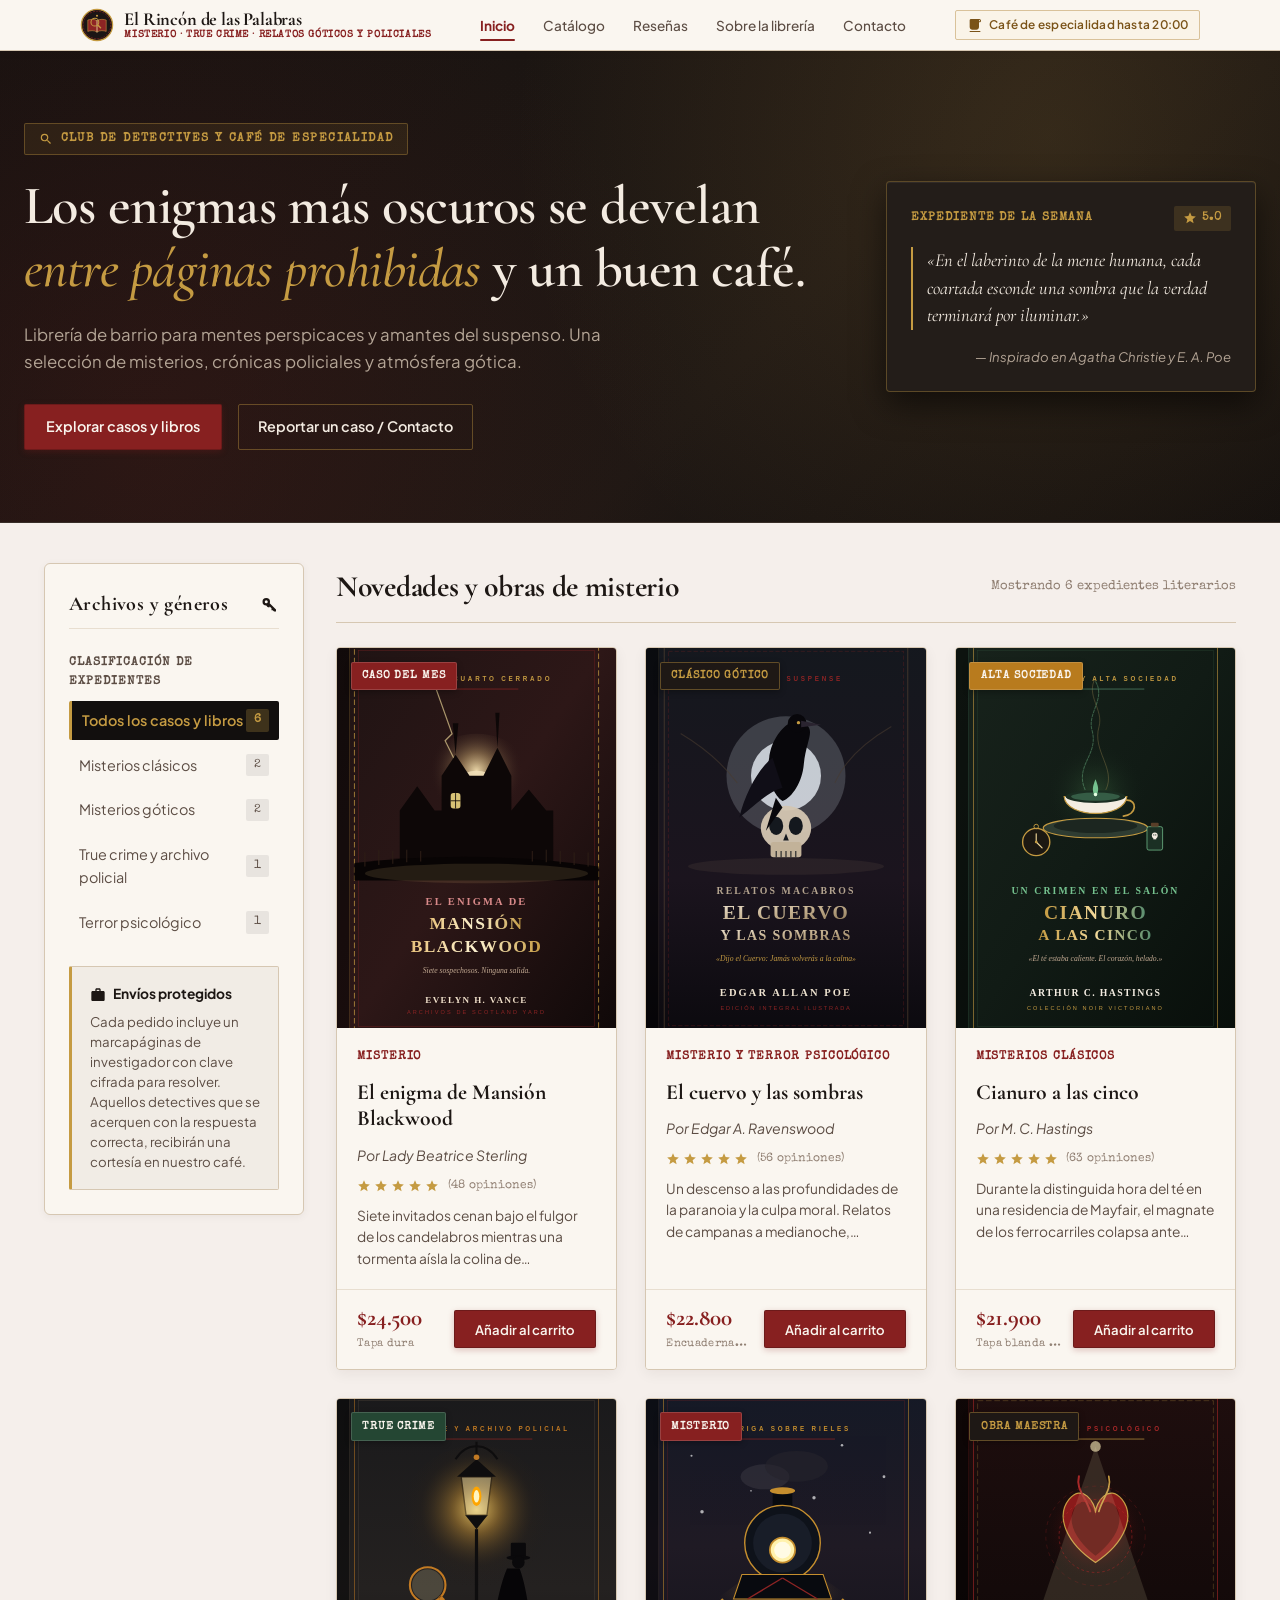
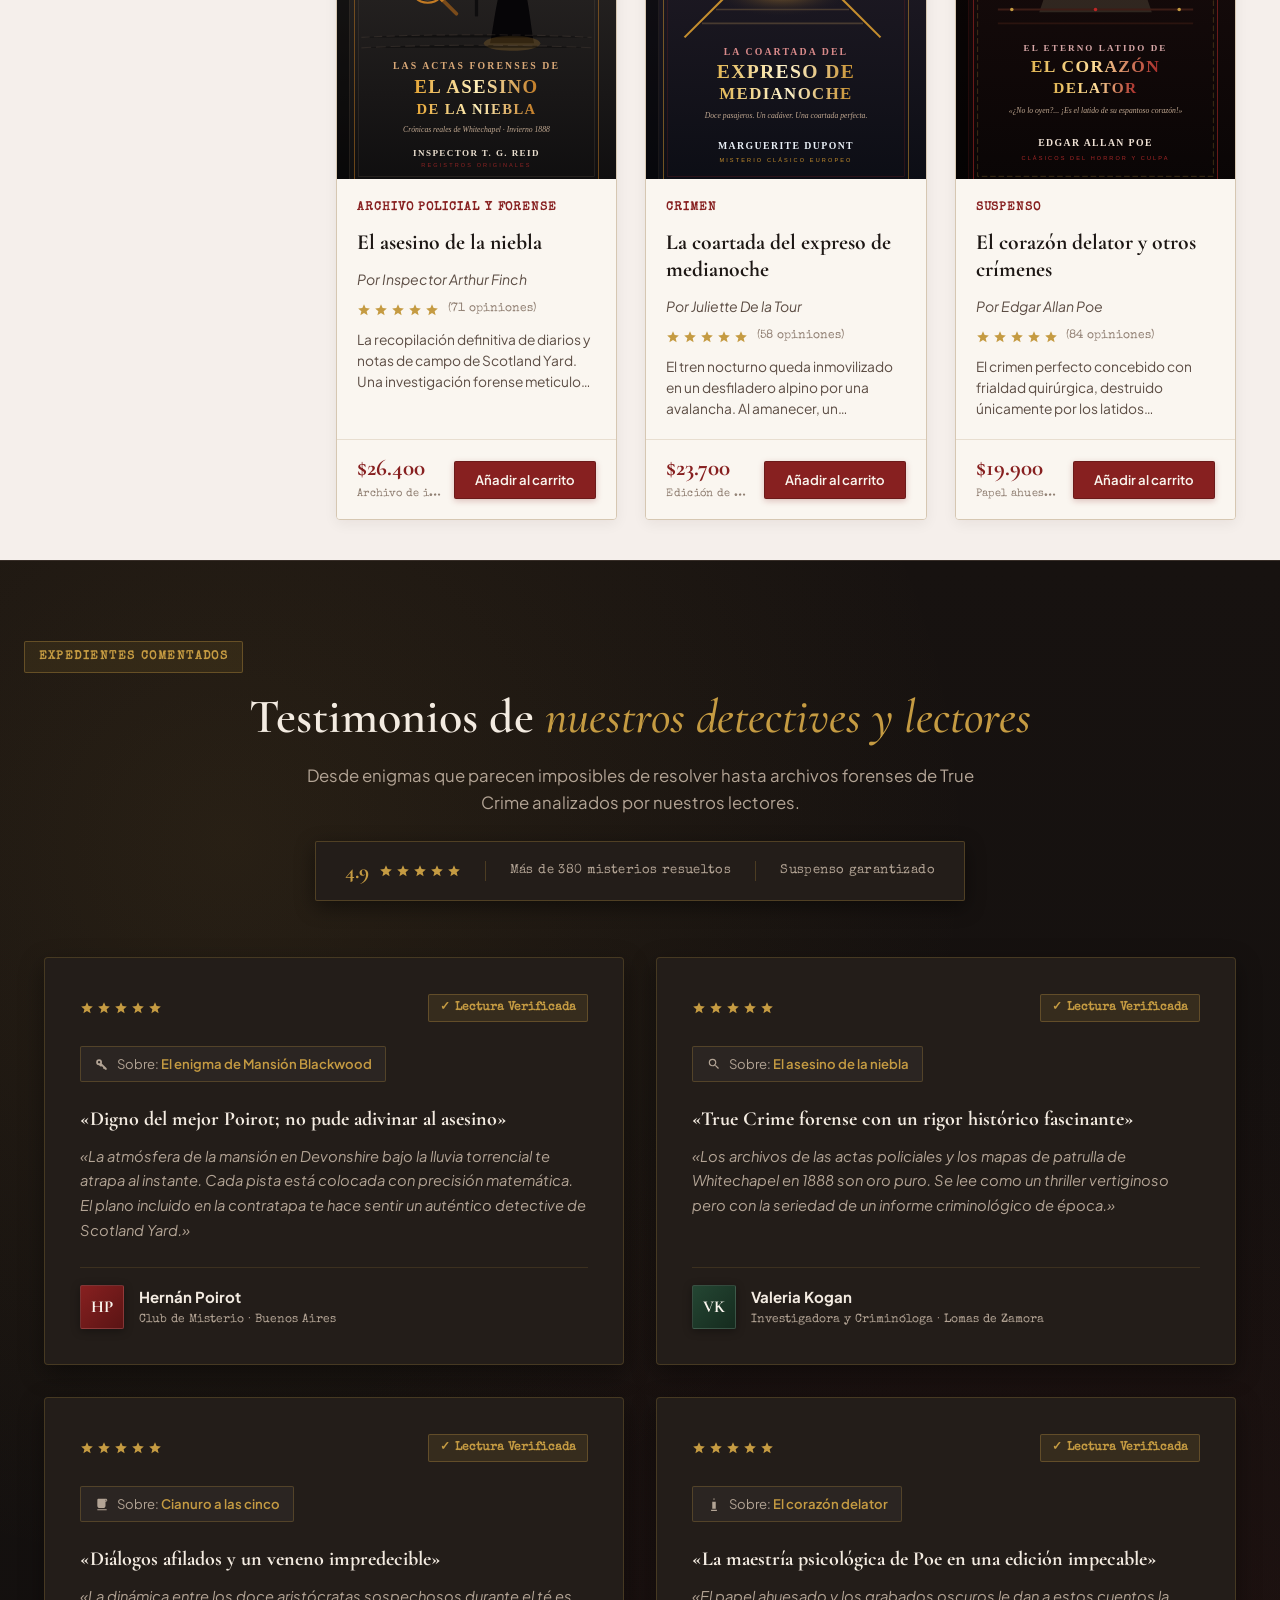
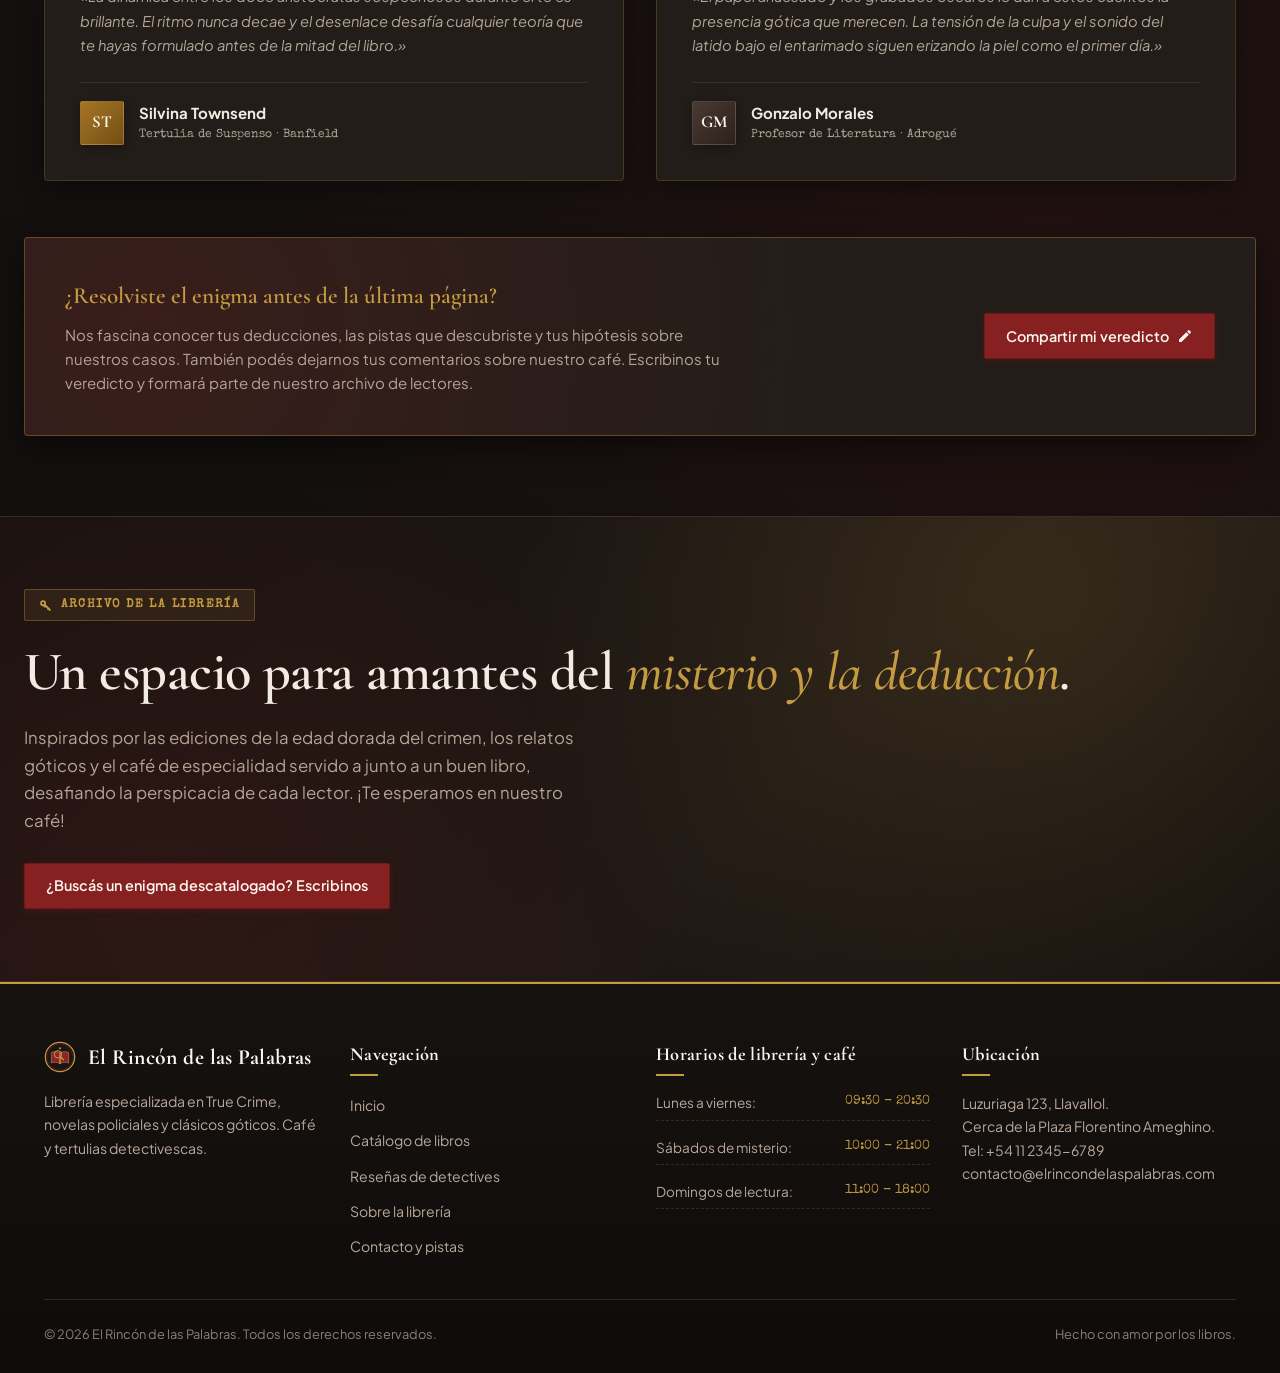
<file: index.html>
<!doctype html>
<html lang="es">

<head>
  <meta charset="UTF-8" />
  <meta name="viewport" content="width=device-width, initial-scale=1.0" />
  <meta name="description" content="El Rincón de las Palabras - Librería para fanáticos del True Crime" />
  <title>
    El Rincón de las Palabras | Misterio, True Crime y Relatos góticos y
    policiales
  </title>
  <link rel="preconnect" href="https://fonts.googleapis.com" />
  <link rel="preconnect" href="https://fonts.gstatic.com" crossorigin />
  <link
    href="https://fonts.googleapis.com/css2?family=Cormorant+Garamond:ital,wght@0,500;0,600;0,700;1,400;1,600&family=Plus+Jakarta+Sans:wght@400;500;600;700&family=Special+Elite&display=swap"
    rel="stylesheet" />
  <link rel="stylesheet" href="css/styles.css" />
</head>

<body>
  <!-- Encabezado Principal y Navegación -->
  <header class="site-header">
    <div class="header-container">
      <a href="index.html" class="brand-link" id="brand-home-link">
        <img src="img/logo-bookstore.svg" alt="Logotipo El Rincón de las Palabras" class="brand-logo" width="34"
          height="34" />
        <div class="brand-info">
          <span class="brand-title">El Rincón de las Palabras</span>
          <span class="brand-tagline">Misterio · True Crime · Relatos góticos y policiales</span>
        </div>
      </a>

      <nav class="main-navigation">
        <ul class="nav-links">
          <li class="nav-item">
            <a href="index.html" class="active" id="nav-inicio"><span class="nav-label-long">Inicio</span><span
                class="nav-label-short">Inicio</span></a>
          </li>
          <li class="nav-item">
            <a href="#catalogo" id="nav-catalogo"><span class="nav-label-long">Catálogo</span><span
                class="nav-label-short">Casos</span></a>
          </li>
          <li class="nav-item">
            <a href="#resenas" id="nav-resenas"><span class="nav-label-long">Reseñas</span><span
                class="nav-label-short">Reseñas</span></a>
          </li>
          <li class="nav-item">
            <a href="#sobre-nosotros" id="nav-sobre-nosotros"><span class="nav-label-long">Sobre la librería</span><span
                class="nav-label-short">Librería</span></a>
          </li>
          <li class="nav-item">
            <a href="pages/contacto.html" id="nav-contacto"><span class="nav-label-long">Contacto</span><span
                class="nav-label-short">Contacto</span></a>
          </li>
        </ul>
      </nav>

      <div class="header-actions">
        <span class="badge-cafe">
          <svg class="ui-icon" viewBox="0 0 24 24" aria-hidden="true" width="16" height="16">
            <path fill="currentColor"
              d="M18.5 3H6c-1.1 0-2 .9-2 2v10c0 2.2 1.8 4 4 4h6c2.2 0 4-1.8 4-4V8h.5c1.4 0 2.5-1.1 2.5-2.5S19.9 3 18.5 3zm0 3.5H18V4.5h.5c.6 0 1 .4 1 1s-.4 1-1 1zM4 21h16v1.5H4z" />
          </svg>
          <span class="badge-text-long">Café de especialidad hasta 20:00</span>
          <span class="badge-text-short">Café abierto</span>
        </span>
      </div>
    </div>
  </header>

  <!-- Banner de Bienvenida -->
  <section class="banner">
    <div class="banner-container">
      <div class="banner-text-block">
        <span class="section-badge">
          <svg class="ui-icon" viewBox="0 0 24 24" aria-hidden="true" width="14" height="14">
            <path fill="currentColor"
              d="M15.5 14h-.79l-.28-.27A6.471 6.471 0 0 0 16 9.5 6.5 6.5 0 1 0 9.5 16c1.61 0 3.09-.59 4.23-1.57l.27.28v.79l5 4.99L20.49 19l-4.99-5zm-6 0C7.01 14 5 11.99 5 9.5S7.01 5 9.5 5 14 7.01 14 9.5 11.99 14 9.5 14z" />
          </svg>
          <span>Club de Detectives y Café de Especialidad</span>
        </span>
        <h1 class="banner-heading" id="banner-title">
          Los enigmas más oscuros se develan
          <em>entre páginas prohibidas</em> y un buen café.
        </h1>
        <p class="banner-description">
          Librería de barrio para mentes perspicaces y amantes del suspenso.
          Una selección de misterios, crónicas policiales y atmósfera gótica.
        </p>
        <div class="banner-cta-group">
          <a href="#catalogo" class="btn-primary" id="btn-explorar-catalogo">Explorar casos y libros</a>
          <a href="pages/contacto.html" class="btn-secondary" id="btn-pedidos-especiales">Reportar un caso /
            Contacto</a>
        </div>
      </div>

      <div class="banner-spotlight">
        <div class="spotlight-header">
          <span>Expediente de la semana</span>
          <span class="spotlight-score">
            <svg class="star-icon" width="14" height="14" viewBox="0 0 24 24" aria-hidden="true">
              <path fill="currentColor"
                d="M12 17.27L18.18 21l-1.64-7.03L22 9.24l-7.19-.61L12 2 9.19 8.63 2 9.24l5.46 4.73L5.82 21z" />
            </svg>
            <span>5.0</span>
          </span>
        </div>
        <blockquote class="spotlight-quote">
          «En el laberinto de la mente humana, cada coartada esconde una
          sombra que la verdad terminará por iluminar.»
        </blockquote>
        <span class="spotlight-author">— Inspirado en Agatha Christie y E. A. Poe</span>
      </div>
    </div>
  </section>

  <!-- Contenedor principal: filtros y catálogo -->
  <main class="main-layout" id="catalogo">
    <!-- Barra lateral de categorías y filtros -->
    <aside class="filters-sidebar">
      <div class="sidebar-title">
        <span>Archivos y géneros</span>
        <svg class="ui-icon" viewBox="0 0 24 24" aria-hidden="true" width="18" height="18">
          <path fill="currentColor"
            d="M7 14A5 5 0 1 1 12 9c0 .7-.1 1.4-.4 2L20 19.4V22h-2.6l-1.8-1.8H14v-2.4l-2.4-2.4c-.2.4-.4.8-.6 1.2A5 5 0 0 1 7 14zm0-3a2 2 0 1 0 0-4 2 2 0 0 0 0 4z" />
        </svg>
      </div>

      <div class="filter-group">
        <span class="filter-label">Clasificación de expedientes</span>
        <ul class="filter-list">
          <li class="filter-item active">
            <span>Todos los casos y libros</span>
            <span class="filter-count">6</span>
          </li>
          <li class="filter-item">
            <span>Misterios clásicos</span>
            <span class="filter-count">2</span>
          </li>
          <li class="filter-item">
            <span>Misterios góticos</span>
            <span class="filter-count">2</span>
          </li>
          <li class="filter-item">
            <span>True crime y archivo policial</span>
            <span class="filter-count">1</span>
          </li>
          <li class="filter-item">
            <span>Terror psicológico</span>
            <span class="filter-count">1</span>
          </li>
        </ul>
      </div>

      <div class="sidebar-cozy-note">
        <div class="sidebar-note-header">
          <svg class="ui-icon" viewBox="0 0 24 24" aria-hidden="true" width="16" height="16">
            <path fill="currentColor"
              d="M20 6h-4V4c0-1.11-.89-2-2-2h-4c-1.11 0-2 .89-2 2v2H4c-1.11 0-1.99.89-1.99 2L2 19c0 1.11.89 2 2 2h16c1.11 0 2-.89 2-2V8c0-1.11-.89-2-2-2zm-6 0h-4V4h4v2z" />
          </svg>
          <strong>Envíos protegidos</strong>
        </div>
        <span>Cada pedido incluye un marcapáginas de investigador con clave
          cifrada para resolver. Aquellos detectives que se acerquen con la
          respuesta correcta, recibirán una cortesía en nuestro café.</span>
      </div>
    </aside>

    <!-- Sección del catálogo de libros -->
    <section class="catalog-section">
      <div class="catalog-header">
        <h2 class="catalog-title" id="catalog-heading">
          Novedades y obras de misterio
        </h2>
        <span class="catalog-stats">Mostrando 6 expedientes literarios</span>
      </div>

      <!-- Tarjetas de libros -->
      <div class="books-container">
        <!-- Libro 1: El Enigma de Mansión Blackwood -->
        <article class="book-card" id="book-mansion-blackwood">
          <div class="book-cover-wrapper">
            <img src="img/libro-mansion-blackwood.svg"
              alt="Portada del libro El Enigma de Mansión Blackwood con mansión victoriana bajo tormenta"
              class="book-cover-img" width="400" height="600" loading="lazy" />
            <span class="book-badge badge-featured">Caso del Mes</span>
          </div>
          <div class="book-card-body">
            <span class="book-genre">Misterio</span>
            <h3 class="book-title">El enigma de Mansión Blackwood</h3>
            <p class="book-author">Por Lady Beatrice Sterling</p>
            <div class="book-rating">
              <span class="stars-gold" aria-label="5 de 5 estrellas">
                <svg class="star-icon" width="14" height="14" viewBox="0 0 24 24" aria-hidden="true">
                  <path fill="currentColor"
                    d="M12 17.27L18.18 21l-1.64-7.03L22 9.24l-7.19-.61L12 2 9.19 8.63 2 9.24l5.46 4.73L5.82 21z" />
                </svg><svg class="star-icon" width="14" height="14" viewBox="0 0 24 24" aria-hidden="true">
                  <path fill="currentColor"
                    d="M12 17.27L18.18 21l-1.64-7.03L22 9.24l-7.19-.61L12 2 9.19 8.63 2 9.24l5.46 4.73L5.82 21z" />
                </svg><svg class="star-icon" width="14" height="14" viewBox="0 0 24 24" aria-hidden="true">
                  <path fill="currentColor"
                    d="M12 17.27L18.18 21l-1.64-7.03L22 9.24l-7.19-.61L12 2 9.19 8.63 2 9.24l5.46 4.73L5.82 21z" />
                </svg><svg class="star-icon" width="14" height="14" viewBox="0 0 24 24" aria-hidden="true">
                  <path fill="currentColor"
                    d="M12 17.27L18.18 21l-1.64-7.03L22 9.24l-7.19-.61L12 2 9.19 8.63 2 9.24l5.46 4.73L5.82 21z" />
                </svg><svg class="star-icon" width="14" height="14" viewBox="0 0 24 24" aria-hidden="true">
                  <path fill="currentColor"
                    d="M12 17.27L18.18 21l-1.64-7.03L22 9.24l-7.19-.61L12 2 9.19 8.63 2 9.24l5.46 4.73L5.82 21z" />
                </svg>
              </span>
              <span class="book-reviews">(48 opiniones)</span>
            </div>
            <p class="book-synopsis">
              Siete invitados cenan bajo el fulgor de los candelabros mientras
              una tormenta aísla la colina de Devonshire. A medianoche, Lord
              Blackwood yace sin vida en una biblioteca cerrada con doble
              cerrojo interior.
            </p>
          </div>
          <div class="book-card-footer">
            <div class="book-price-block">
              <span class="book-price">$24.500</span>
              <span class="book-price-format">Tapa dura</span>
            </div>
            <button type="button" class="btn-primary btn-sm" id="btn-add-blackwood">
              Añadir al carrito
            </button>
          </div>
        </article>

        <!-- Libro 2: El Cuervo y las Sombras -->
        <article class="book-card" id="book-cuervo-sombras">
          <div class="book-cover-wrapper">
            <img src="img/libro-cuervo-sombras.svg"
              alt="Portada del libro El Cuervo y las Sombras con cuervo y ventana de noche" class="book-cover-img"
              width="400" height="600" loading="lazy" />
            <span class="book-badge badge-classic">Clásico Gótico</span>
          </div>
          <div class="book-card-body">
            <span class="book-genre">Misterio y terror psicológico</span>
            <h3 class="book-title">El cuervo y las sombras</h3>
            <p class="book-author">Por Edgar A. Ravenswood</p>
            <div class="book-rating">
              <span class="stars-gold" aria-label="5 de 5 estrellas">
                <svg class="star-icon" width="14" height="14" viewBox="0 0 24 24" aria-hidden="true">
                  <path fill="currentColor"
                    d="M12 17.27L18.18 21l-1.64-7.03L22 9.24l-7.19-.61L12 2 9.19 8.63 2 9.24l5.46 4.73L5.82 21z" />
                </svg><svg class="star-icon" width="14" height="14" viewBox="0 0 24 24" aria-hidden="true">
                  <path fill="currentColor"
                    d="M12 17.27L18.18 21l-1.64-7.03L22 9.24l-7.19-.61L12 2 9.19 8.63 2 9.24l5.46 4.73L5.82 21z" />
                </svg><svg class="star-icon" width="14" height="14" viewBox="0 0 24 24" aria-hidden="true">
                  <path fill="currentColor"
                    d="M12 17.27L18.18 21l-1.64-7.03L22 9.24l-7.19-.61L12 2 9.19 8.63 2 9.24l5.46 4.73L5.82 21z" />
                </svg><svg class="star-icon" width="14" height="14" viewBox="0 0 24 24" aria-hidden="true">
                  <path fill="currentColor"
                    d="M12 17.27L18.18 21l-1.64-7.03L22 9.24l-7.19-.61L12 2 9.19 8.63 2 9.24l5.46 4.73L5.82 21z" />
                </svg><svg class="star-icon" width="14" height="14" viewBox="0 0 24 24" aria-hidden="true">
                  <path fill="currentColor"
                    d="M12 17.27L18.18 21l-1.64-7.03L22 9.24l-7.19-.61L12 2 9.19 8.63 2 9.24l5.46 4.73L5.82 21z" />
                </svg>
              </span>
              <span class="book-reviews">(56 opiniones)</span>
            </div>
            <p class="book-synopsis">
              Un descenso a las profundidades de la paranoia y la culpa moral.
              Relatos de campanas a medianoche, aposentos en penumbra y el
              aleteo incesante de un ave negra que anuncia la caída de la
              cordura humana.
            </p>
          </div>
          <div class="book-card-footer">
            <div class="book-price-block">
              <span class="book-price">$22.800</span>
              <span class="book-price-format">Encuadernación en tela</span>
            </div>
            <button type="button" class="btn-primary btn-sm" id="btn-add-cuervo">
              Añadir al carrito
            </button>
          </div>
        </article>

        <!-- Libro 3: Cianuro a las Cinco -->
        <article class="book-card" id="book-cianuro-cinco">
          <div class="book-cover-wrapper">
            <img src="img/libro-cianuro-cinco.svg"
              alt="Portada del libro Cianuro a las Cinco con taza de té de porcelana y veneno" class="book-cover-img"
              width="400" height="600" loading="lazy" />
            <span class="book-badge badge-award">Alta Sociedad</span>
          </div>
          <div class="book-card-body">
            <span class="book-genre">Misterios clásicos</span>
            <h3 class="book-title">Cianuro a las cinco</h3>
            <p class="book-author">Por M. C. Hastings</p>
            <div class="book-rating">
              <span class="stars-gold" aria-label="5 de 5 estrellas">
                <svg class="star-icon" width="14" height="14" viewBox="0 0 24 24" aria-hidden="true">
                  <path fill="currentColor"
                    d="M12 17.27L18.18 21l-1.64-7.03L22 9.24l-7.19-.61L12 2 9.19 8.63 2 9.24l5.46 4.73L5.82 21z" />
                </svg><svg class="star-icon" width="14" height="14" viewBox="0 0 24 24" aria-hidden="true">
                  <path fill="currentColor"
                    d="M12 17.27L18.18 21l-1.64-7.03L22 9.24l-7.19-.61L12 2 9.19 8.63 2 9.24l5.46 4.73L5.82 21z" />
                </svg><svg class="star-icon" width="14" height="14" viewBox="0 0 24 24" aria-hidden="true">
                  <path fill="currentColor"
                    d="M12 17.27L18.18 21l-1.64-7.03L22 9.24l-7.19-.61L12 2 9.19 8.63 2 9.24l5.46 4.73L5.82 21z" />
                </svg><svg class="star-icon" width="14" height="14" viewBox="0 0 24 24" aria-hidden="true">
                  <path fill="currentColor"
                    d="M12 17.27L18.18 21l-1.64-7.03L22 9.24l-7.19-.61L12 2 9.19 8.63 2 9.24l5.46 4.73L5.82 21z" />
                </svg><svg class="star-icon" width="14" height="14" viewBox="0 0 24 24" aria-hidden="true">
                  <path fill="currentColor"
                    d="M12 17.27L18.18 21l-1.64-7.03L22 9.24l-7.19-.61L12 2 9.19 8.63 2 9.24l5.46 4.73L5.82 21z" />
                </svg>
              </span>
              <span class="book-reviews">(63 opiniones)</span>
            </div>
            <p class="book-synopsis">
              Durante la distinguida hora del té en una residencia de Mayfair,
              el magnate de los ferrocarriles colapsa ante doce comensales.
              Una cucharilla de plata, un sutil olor a almendras amargas y
              ningún inocente creíble.
            </p>
          </div>
          <div class="book-card-footer">
            <div class="book-price-block">
              <span class="book-price">$21.900</span>
              <span class="book-price-format">Tapa blanda con solapas</span>
            </div>
            <button type="button" class="btn-primary btn-sm" id="btn-add-cianuro">
              Añadir al carrito
            </button>
          </div>
        </article>

        <!-- Libro 4: El Asesino de la Niebla -->
        <article class="book-card" id="book-asesino-niebla">
          <div class="book-cover-wrapper">
            <img src="img/libro-asesino-niebla.svg"
              alt="Portada de El Asesino de la Niebla con farol de gas y adoquines victorianos" class="book-cover-img"
              width="400" height="600" loading="lazy" />
            <span class="book-badge badge-indie">True Crime</span>
          </div>
          <div class="book-card-body">
            <span class="book-genre">Archivo policial y forense</span>
            <h3 class="book-title">El asesino de la niebla</h3>
            <p class="book-author">Por Inspector Arthur Finch</p>
            <div class="book-rating">
              <span class="stars-gold" aria-label="5 de 5 estrellas">
                <svg class="star-icon" width="14" height="14" viewBox="0 0 24 24" aria-hidden="true">
                  <path fill="currentColor"
                    d="M12 17.27L18.18 21l-1.64-7.03L22 9.24l-7.19-.61L12 2 9.19 8.63 2 9.24l5.46 4.73L5.82 21z" />
                </svg><svg class="star-icon" width="14" height="14" viewBox="0 0 24 24" aria-hidden="true">
                  <path fill="currentColor"
                    d="M12 17.27L18.18 21l-1.64-7.03L22 9.24l-7.19-.61L12 2 9.19 8.63 2 9.24l5.46 4.73L5.82 21z" />
                </svg><svg class="star-icon" width="14" height="14" viewBox="0 0 24 24" aria-hidden="true">
                  <path fill="currentColor"
                    d="M12 17.27L18.18 21l-1.64-7.03L22 9.24l-7.19-.61L12 2 9.19 8.63 2 9.24l5.46 4.73L5.82 21z" />
                </svg><svg class="star-icon" width="14" height="14" viewBox="0 0 24 24" aria-hidden="true">
                  <path fill="currentColor"
                    d="M12 17.27L18.18 21l-1.64-7.03L22 9.24l-7.19-.61L12 2 9.19 8.63 2 9.24l5.46 4.73L5.82 21z" />
                </svg><svg class="star-icon" width="14" height="14" viewBox="0 0 24 24" aria-hidden="true">
                  <path fill="currentColor"
                    d="M12 17.27L18.18 21l-1.64-7.03L22 9.24l-7.19-.61L12 2 9.19 8.63 2 9.24l5.46 4.73L5.82 21z" />
                </svg>
              </span>
              <span class="book-reviews">(71 opiniones)</span>
            </div>
            <p class="book-synopsis">
              La recopilación definitiva de diarios y notas de campo de
              Scotland Yard. Una investigación forense meticulosa sobre los
              crímenes seriales que sembraron el pánico en los adoquines
              londinenses durante el otoño de 1888.
            </p>
          </div>
          <div class="book-card-footer">
            <div class="book-price-block">
              <span class="book-price">$26.400</span>
              <span class="book-price-format">Archivo de investigación</span>
            </div>
            <button type="button" class="btn-primary btn-sm" id="btn-add-niebla">
              Añadir al carrito
            </button>
          </div>
        </article>

        <!-- Libro 5: La Coartada del Expreso de Medianoche-->
        <article class="book-card" id="book-expreso-medianoche">
          <div class="book-cover-wrapper">
            <img src="img/libro-expreso-medianoche.svg"
              alt="Portada del libro La Coartada del Expreso de Medianoche con locomotora a vapor y nieve"
              class="book-cover-img" width="400" height="600" loading="lazy" />
            <span class="book-badge badge-featured">Misterio</span>
          </div>
          <div class="book-card-body">
            <span class="book-genre">Crimen</span>
            <h3 class="book-title">La coartada del expreso de medianoche</h3>
            <p class="book-author">Por Juliette De la Tour</p>
            <div class="book-rating">
              <span class="stars-gold" aria-label="5 de 5 estrellas">
                <svg class="star-icon" width="14" height="14" viewBox="0 0 24 24" aria-hidden="true">
                  <path fill="currentColor"
                    d="M12 17.27L18.18 21l-1.64-7.03L22 9.24l-7.19-.61L12 2 9.19 8.63 2 9.24l5.46 4.73L5.82 21z" />
                </svg><svg class="star-icon" width="14" height="14" viewBox="0 0 24 24" aria-hidden="true">
                  <path fill="currentColor"
                    d="M12 17.27L18.18 21l-1.64-7.03L22 9.24l-7.19-.61L12 2 9.19 8.63 2 9.24l5.46 4.73L5.82 21z" />
                </svg><svg class="star-icon" width="14" height="14" viewBox="0 0 24 24" aria-hidden="true">
                  <path fill="currentColor"
                    d="M12 17.27L18.18 21l-1.64-7.03L22 9.24l-7.19-.61L12 2 9.19 8.63 2 9.24l5.46 4.73L5.82 21z" />
                </svg><svg class="star-icon" width="14" height="14" viewBox="0 0 24 24" aria-hidden="true">
                  <path fill="currentColor"
                    d="M12 17.27L18.18 21l-1.64-7.03L22 9.24l-7.19-.61L12 2 9.19 8.63 2 9.24l5.46 4.73L5.82 21z" />
                </svg><svg class="star-icon" width="14" height="14" viewBox="0 0 24 24" aria-hidden="true">
                  <path fill="currentColor"
                    d="M12 17.27L18.18 21l-1.64-7.03L22 9.24l-7.19-.61L12 2 9.19 8.63 2 9.24l5.46 4.73L5.82 21z" />
                </svg>
              </span>
              <span class="book-reviews">(58 opiniones)</span>
            </div>
            <p class="book-synopsis">
              El tren nocturno queda inmovilizado en un desfiladero alpino por
              una avalancha. Al amanecer, un acaudalado diplomático es
              encontrado muerto en su camarote cerrado con cerrojo. Doce
              viajeros, doce coartadas blindadas.
            </p>
          </div>
          <div class="book-card-footer">
            <div class="book-price-block">
              <span class="book-price">$23.700</span>
              <span class="book-price-format">Edición de bolsillo</span>
            </div>
            <button type="button" class="btn-primary btn-sm" id="btn-add-expreso">
              Añadir al carrito
            </button>
          </div>
        </article>

        <!-- Libro 6: El Corazón Delator y Otros Crímenes (Edgar Allan Poe) -->
        <article class="book-card" id="book-corazon-delator">
          <div class="book-cover-wrapper">
            <img src="img/libro-corazon-delator.svg"
              alt="Portada del libro El Corazón Delator con farol victoriano y piso de madera" class="book-cover-img"
              width="400" height="600" loading="lazy" />
            <span class="book-badge badge-classic">Obra Maestra</span>
          </div>
          <div class="book-card-body">
            <span class="book-genre">Suspenso</span>
            <h3 class="book-title">El corazón delator y otros crímenes</h3>
            <p class="book-author">Por Edgar Allan Poe</p>
            <div class="book-rating">
              <span class="stars-gold" aria-label="5 de 5 estrellas">
                <svg class="star-icon" width="14" height="14" viewBox="0 0 24 24" aria-hidden="true">
                  <path fill="currentColor"
                    d="M12 17.27L18.18 21l-1.64-7.03L22 9.24l-7.19-.61L12 2 9.19 8.63 2 9.24l5.46 4.73L5.82 21z" />
                </svg><svg class="star-icon" width="14" height="14" viewBox="0 0 24 24" aria-hidden="true">
                  <path fill="currentColor"
                    d="M12 17.27L18.18 21l-1.64-7.03L22 9.24l-7.19-.61L12 2 9.19 8.63 2 9.24l5.46 4.73L5.82 21z" />
                </svg><svg class="star-icon" width="14" height="14" viewBox="0 0 24 24" aria-hidden="true">
                  <path fill="currentColor"
                    d="M12 17.27L18.18 21l-1.64-7.03L22 9.24l-7.19-.61L12 2 9.19 8.63 2 9.24l5.46 4.73L5.82 21z" />
                </svg><svg class="star-icon" width="14" height="14" viewBox="0 0 24 24" aria-hidden="true">
                  <path fill="currentColor"
                    d="M12 17.27L18.18 21l-1.64-7.03L22 9.24l-7.19-.61L12 2 9.19 8.63 2 9.24l5.46 4.73L5.82 21z" />
                </svg><svg class="star-icon" width="14" height="14" viewBox="0 0 24 24" aria-hidden="true">
                  <path fill="currentColor"
                    d="M12 17.27L18.18 21l-1.64-7.03L22 9.24l-7.19-.61L12 2 9.19 8.63 2 9.24l5.46 4.73L5.82 21z" />
                </svg>
              </span>
              <span class="book-reviews">(84 opiniones)</span>
            </div>
            <p class="book-synopsis">
              El crimen perfecto concebido con frialdad quirúrgica, destruido
              únicamente por los latidos ensordecedores que brotan de los
              maderos del suelo ante la atenta mirada de los oficiales de
              policía.
            </p>
          </div>
          <div class="book-card-footer">
            <div class="book-price-block">
              <span class="book-price">$19.900</span>
              <span class="book-price-format">Papel ahuesado</span>
            </div>
            <button type="button" class="btn-primary btn-sm" id="btn-add-corazon">
              Añadir al carrito
            </button>
          </div>
        </article>
      </div>
    </section>
  </main>

  <!-- Sección de reseñas de la comunidad lectora -->
  <section class="reviews-section" id="resenas">
    <div class="reviews-container">
      <!-- Encabezado y resumen de calificación -->
      <div class="reviews-header">
        <span class="section-badge">Expedientes comentados</span>
        <h2 class="reviews-title" id="reviews-title">
          Testimonios de <em>nuestros detectives y lectores</em>
        </h2>
        <p class="reviews-subtitle">
          Desde enigmas que parecen imposibles de resolver hasta archivos
          forenses de True Crime analizados por nuestros lectores.
        </p>

        <!-- Barra de calificación global -->
        <div class="reviews-rating-bar">
          <div class="rating-score-group">
            <span class="rating-number">4.9</span>
            <span class="stars-gold" aria-label="4.9 de 5 estrellas">
              <svg class="star-icon" width="14" height="14" viewBox="0 0 24 24" aria-hidden="true">
                <path fill="currentColor"
                  d="M12 17.27L18.18 21l-1.64-7.03L22 9.24l-7.19-.61L12 2 9.19 8.63 2 9.24l5.46 4.73L5.82 21z" />
              </svg><svg class="star-icon" width="14" height="14" viewBox="0 0 24 24" aria-hidden="true">
                <path fill="currentColor"
                  d="M12 17.27L18.18 21l-1.64-7.03L22 9.24l-7.19-.61L12 2 9.19 8.63 2 9.24l5.46 4.73L5.82 21z" />
              </svg><svg class="star-icon" width="14" height="14" viewBox="0 0 24 24" aria-hidden="true">
                <path fill="currentColor"
                  d="M12 17.27L18.18 21l-1.64-7.03L22 9.24l-7.19-.61L12 2 9.19 8.63 2 9.24l5.46 4.73L5.82 21z" />
              </svg><svg class="star-icon" width="14" height="14" viewBox="0 0 24 24" aria-hidden="true">
                <path fill="currentColor"
                  d="M12 17.27L18.18 21l-1.64-7.03L22 9.24l-7.19-.61L12 2 9.19 8.63 2 9.24l5.46 4.73L5.82 21z" />
              </svg><svg class="star-icon" width="14" height="14" viewBox="0 0 24 24" aria-hidden="true">
                <path fill="currentColor"
                  d="M12 17.27L18.18 21l-1.64-7.03L22 9.24l-7.19-.61L12 2 9.19 8.63 2 9.24l5.46 4.73L5.82 21z" />
              </svg>
            </span>
          </div>
          <span class="rating-divider"></span>
          <span class="rating-stat-text">Más de 380 misterios resueltos</span>
          <span class="rating-divider"></span>
          <span class="rating-stat-text">Suspenso garantizado</span>
        </div>
      </div>

      <!-- Grilla de reseñas -->
      <div class="reviews-grid">
        <!-- Reseña 1: El enigma de Mansión Blackwood -->
        <article class="review-card" id="review-1">
          <div class="review-card-top">
            <span class="stars-gold" aria-label="5 de 5 estrellas">
              <svg class="star-icon" width="14" height="14" viewBox="0 0 24 24" aria-hidden="true">
                <path fill="currentColor"
                  d="M12 17.27L18.18 21l-1.64-7.03L22 9.24l-7.19-.61L12 2 9.19 8.63 2 9.24l5.46 4.73L5.82 21z" />
              </svg><svg class="star-icon" width="14" height="14" viewBox="0 0 24 24" aria-hidden="true">
                <path fill="currentColor"
                  d="M12 17.27L18.18 21l-1.64-7.03L22 9.24l-7.19-.61L12 2 9.19 8.63 2 9.24l5.46 4.73L5.82 21z" />
              </svg><svg class="star-icon" width="14" height="14" viewBox="0 0 24 24" aria-hidden="true">
                <path fill="currentColor"
                  d="M12 17.27L18.18 21l-1.64-7.03L22 9.24l-7.19-.61L12 2 9.19 8.63 2 9.24l5.46 4.73L5.82 21z" />
              </svg><svg class="star-icon" width="14" height="14" viewBox="0 0 24 24" aria-hidden="true">
                <path fill="currentColor"
                  d="M12 17.27L18.18 21l-1.64-7.03L22 9.24l-7.19-.61L12 2 9.19 8.63 2 9.24l5.46 4.73L5.82 21z" />
              </svg><svg class="star-icon" width="14" height="14" viewBox="0 0 24 24" aria-hidden="true">
                <path fill="currentColor"
                  d="M12 17.27L18.18 21l-1.64-7.03L22 9.24l-7.19-.61L12 2 9.19 8.63 2 9.24l5.46 4.73L5.82 21z" />
              </svg>
            </span>
            <span class="review-verified-badge">
              <span>✓</span> Lectura Verificada
            </span>
          </div>

          <a href="#book-mansion-blackwood" class="review-book-pill"
            title="Ver libro El enigma de Mansión Blackwood en el catálogo">
            <svg class="ui-icon" viewBox="0 0 24 24" aria-hidden="true" width="14" height="14">
              <path fill="currentColor"
                d="M7 14A5 5 0 1 1 12 9c0 .7-.1 1.4-.4 2L20 19.4V22h-2.6l-1.8-1.8H14v-2.4l-2.4-2.4c-.2.4-.4.8-.6 1.2A5 5 0 0 1 7 14zm0-3a2 2 0 1 0 0-4 2 2 0 0 0 0 4z" />
            </svg>
            <span>Sobre: <strong>El enigma de Mansión Blackwood</strong></span>
          </a>

          <div class="review-body">
            <h3 class="review-headline">
              «Digno del mejor Poirot; no pude adivinar al asesino»
            </h3>
            <p class="review-text">
              «La atmósfera de la mansión en Devonshire bajo la lluvia
              torrencial te atrapa al instante. Cada pista está colocada con
              precisión matemática. El plano incluido en la contratapa te hace
              sentir un auténtico detective de Scotland Yard.»
            </p>
          </div>

          <footer class="review-author-block">
            <div class="review-avatar avatar-terracotta">HP</div>
            <div class="review-author-info">
              <span class="review-author-name">Hernán Poirot</span>
              <span class="review-author-role">Club de Misterio · Buenos Aires</span>
            </div>
          </footer>
        </article>

        <!-- Reseña 2: El asesino de la niebla -->
        <article class="review-card" id="review-2">
          <div class="review-card-top">
            <span class="stars-gold" aria-label="5 de 5 estrellas">
              <svg class="star-icon" width="14" height="14" viewBox="0 0 24 24" aria-hidden="true">
                <path fill="currentColor"
                  d="M12 17.27L18.18 21l-1.64-7.03L22 9.24l-7.19-.61L12 2 9.19 8.63 2 9.24l5.46 4.73L5.82 21z" />
              </svg><svg class="star-icon" width="14" height="14" viewBox="0 0 24 24" aria-hidden="true">
                <path fill="currentColor"
                  d="M12 17.27L18.18 21l-1.64-7.03L22 9.24l-7.19-.61L12 2 9.19 8.63 2 9.24l5.46 4.73L5.82 21z" />
              </svg><svg class="star-icon" width="14" height="14" viewBox="0 0 24 24" aria-hidden="true">
                <path fill="currentColor"
                  d="M12 17.27L18.18 21l-1.64-7.03L22 9.24l-7.19-.61L12 2 9.19 8.63 2 9.24l5.46 4.73L5.82 21z" />
              </svg><svg class="star-icon" width="14" height="14" viewBox="0 0 24 24" aria-hidden="true">
                <path fill="currentColor"
                  d="M12 17.27L18.18 21l-1.64-7.03L22 9.24l-7.19-.61L12 2 9.19 8.63 2 9.24l5.46 4.73L5.82 21z" />
              </svg><svg class="star-icon" width="14" height="14" viewBox="0 0 24 24" aria-hidden="true">
                <path fill="currentColor"
                  d="M12 17.27L18.18 21l-1.64-7.03L22 9.24l-7.19-.61L12 2 9.19 8.63 2 9.24l5.46 4.73L5.82 21z" />
              </svg>
            </span>
            <span class="review-verified-badge">
              <span>✓</span> Lectura Verificada
            </span>
          </div>

          <a href="#book-asesino-niebla" class="review-book-pill"
            title="Ver libro El asesino de la niebla en el catálogo">
            <svg class="ui-icon" viewBox="0 0 24 24" aria-hidden="true" width="14" height="14">
              <path fill="currentColor"
                d="M15.5 14h-.79l-.28-.27A6.471 6.471 0 0 0 16 9.5 6.5 6.5 0 1 0 9.5 16c1.61 0 3.09-.59 4.23-1.57l.27.28v.79l5 4.99L20.49 19l-4.99-5zm-6 0C7.01 14 5 11.99 5 9.5S7.01 5 9.5 5 14 7.01 14 9.5 11.99 14 9.5 14z" />
            </svg>
            <span>Sobre: <strong>El asesino de la niebla</strong></span>
          </a>

          <div class="review-body">
            <h3 class="review-headline">
              «True Crime forense con un rigor histórico fascinante»
            </h3>
            <p class="review-text">
              «Los archivos de las actas policiales y los mapas de patrulla de
              Whitechapel en 1888 son oro puro. Se lee como un thriller
              vertiginoso pero con la seriedad de un informe criminológico de
              época.»
            </p>
          </div>

          <footer class="review-author-block">
            <div class="review-avatar avatar-olive">VK</div>
            <div class="review-author-info">
              <span class="review-author-name">Valeria Kogan</span>
              <span class="review-author-role">Investigadora y Criminóloga · Lomas de Zamora</span>
            </div>
          </footer>
        </article>

        <!-- Reseña 3: Cianuro a las cinco -->
        <article class="review-card" id="review-3">
          <div class="review-card-top">
            <span class="stars-gold" aria-label="5 de 5 estrellas">
              <svg class="star-icon" width="14" height="14" viewBox="0 0 24 24" aria-hidden="true">
                <path fill="currentColor"
                  d="M12 17.27L18.18 21l-1.64-7.03L22 9.24l-7.19-.61L12 2 9.19 8.63 2 9.24l5.46 4.73L5.82 21z" />
              </svg><svg class="star-icon" width="14" height="14" viewBox="0 0 24 24" aria-hidden="true">
                <path fill="currentColor"
                  d="M12 17.27L18.18 21l-1.64-7.03L22 9.24l-7.19-.61L12 2 9.19 8.63 2 9.24l5.46 4.73L5.82 21z" />
              </svg><svg class="star-icon" width="14" height="14" viewBox="0 0 24 24" aria-hidden="true">
                <path fill="currentColor"
                  d="M12 17.27L18.18 21l-1.64-7.03L22 9.24l-7.19-.61L12 2 9.19 8.63 2 9.24l5.46 4.73L5.82 21z" />
              </svg><svg class="star-icon" width="14" height="14" viewBox="0 0 24 24" aria-hidden="true">
                <path fill="currentColor"
                  d="M12 17.27L18.18 21l-1.64-7.03L22 9.24l-7.19-.61L12 2 9.19 8.63 2 9.24l5.46 4.73L5.82 21z" />
              </svg><svg class="star-icon" width="14" height="14" viewBox="0 0 24 24" aria-hidden="true">
                <path fill="currentColor"
                  d="M12 17.27L18.18 21l-1.64-7.03L22 9.24l-7.19-.61L12 2 9.19 8.63 2 9.24l5.46 4.73L5.82 21z" />
              </svg>
            </span>
            <span class="review-verified-badge">
              <span>✓</span> Lectura Verificada
            </span>
          </div>

          <a href="#book-cianuro-cinco" class="review-book-pill" title="Ver libro Cianuro a las cinco en el catálogo">
            <svg class="ui-icon" viewBox="0 0 24 24" aria-hidden="true" width="14" height="14">
              <path fill="currentColor"
                d="M18.5 3H6c-1.1 0-2 .9-2 2v10c0 2.2 1.8 4 4 4h6c2.2 0 4-1.8 4-4V8h.5c1.4 0 2.5-1.1 2.5-2.5S19.9 3 18.5 3zm0 3.5H18V4.5h.5c.6 0 1 .4 1 1s-.4 1-1 1zM4 21h16v1.5H4z" />
            </svg>
            <span>Sobre: <strong>Cianuro a las cinco</strong></span>
          </a>

          <div class="review-body">
            <h3 class="review-headline">
              «Diálogos afilados y un veneno impredecible»
            </h3>
            <p class="review-text">
              «La dinámica entre los doce aristócratas sospechosos durante el
              té es brillante. El ritmo nunca decae y el desenlace desafía
              cualquier teoría que te hayas formulado antes de la mitad del
              libro.»
            </p>
          </div>

          <footer class="review-author-block">
            <div class="review-avatar avatar-amber">ST</div>
            <div class="review-author-info">
              <span class="review-author-name">Silvina Townsend</span>
              <span class="review-author-role">Tertulia de Suspenso · Banfield</span>
            </div>
          </footer>
        </article>

        <!-- Reseña 4: El corazón delator y otros crímenes -->
        <article class="review-card" id="review-4">
          <div class="review-card-top">
            <span class="stars-gold" aria-label="5 de 5 estrellas">
              <svg class="star-icon" width="14" height="14" viewBox="0 0 24 24" aria-hidden="true">
                <path fill="currentColor"
                  d="M12 17.27L18.18 21l-1.64-7.03L22 9.24l-7.19-.61L12 2 9.19 8.63 2 9.24l5.46 4.73L5.82 21z" />
              </svg><svg class="star-icon" width="14" height="14" viewBox="0 0 24 24" aria-hidden="true">
                <path fill="currentColor"
                  d="M12 17.27L18.18 21l-1.64-7.03L22 9.24l-7.19-.61L12 2 9.19 8.63 2 9.24l5.46 4.73L5.82 21z" />
              </svg><svg class="star-icon" width="14" height="14" viewBox="0 0 24 24" aria-hidden="true">
                <path fill="currentColor"
                  d="M12 17.27L18.18 21l-1.64-7.03L22 9.24l-7.19-.61L12 2 9.19 8.63 2 9.24l5.46 4.73L5.82 21z" />
              </svg><svg class="star-icon" width="14" height="14" viewBox="0 0 24 24" aria-hidden="true">
                <path fill="currentColor"
                  d="M12 17.27L18.18 21l-1.64-7.03L22 9.24l-7.19-.61L12 2 9.19 8.63 2 9.24l5.46 4.73L5.82 21z" />
              </svg><svg class="star-icon" width="14" height="14" viewBox="0 0 24 24" aria-hidden="true">
                <path fill="currentColor"
                  d="M12 17.27L18.18 21l-1.64-7.03L22 9.24l-7.19-.61L12 2 9.19 8.63 2 9.24l5.46 4.73L5.82 21z" />
              </svg>
            </span>
            <span class="review-verified-badge">
              <span>✓</span> Lectura Verificada
            </span>
          </div>

          <a href="#book-corazon-delator" class="review-book-pill" title="Ver libro El corazón delator en el catálogo">
            <svg class="ui-icon" viewBox="0 0 24 24" aria-hidden="true" width="14" height="14">
              <path fill="currentColor"
                d="M12 2c-.55 0-1 .45-1 1 0 1.25.56 2.07 1 2.5.44-.43 1-1.25 1-2.5 0-.55-.45-1-1-1zm-3 6h6v12H9V8zm-2 14h10v2H7v-2z" />
            </svg>
            <span>Sobre: <strong>El corazón delator</strong></span>
          </a>

          <div class="review-body">
            <h3 class="review-headline">
              «La maestría psicológica de Poe en una edición impecable»
            </h3>
            <p class="review-text">
              «El papel ahuesado y los grabados oscuros le dan a estos cuentos
              la presencia gótica que merecen. La tensión de la culpa y el
              sonido del latido bajo el entarimado siguen erizando la piel
              como el primer día.»
            </p>
          </div>

          <footer class="review-author-block">
            <div class="review-avatar avatar-wood">GM</div>
            <div class="review-author-info">
              <span class="review-author-name">Gonzalo Morales</span>
              <span class="review-author-role">Profesor de Literatura · Adrogué</span>
            </div>
          </footer>
        </article>
      </div>

      <!-- Banner de invitación a compartir reseña -->
      <aside class="reviews-cta-banner">
        <div class="reviews-cta-text">
          <h3>¿Resolviste el enigma antes de la última página?</h3>
          <p>
            Nos fascina conocer tus deducciones, las pistas que descubriste y
            tus hipótesis sobre nuestros casos. También podés dejarnos tus
            comentarios sobre nuestro café. Escribinos tu veredicto y formará
            parte de nuestro archivo de lectores.
          </p>
        </div>
        <a href="pages/contacto.html" class="btn-primary" id="btn-enviar-resena">
          <span>Compartir mi veredicto</span>
          <svg class="ui-icon" viewBox="0 0 24 24" aria-hidden="true" width="16" height="16">
            <path fill="currentColor"
              d="M3 17.25V21h3.75L17.81 9.94l-3.75-3.75L3 17.25zM20.71 7.04c.39-.39.39-1.02 0-1.41l-2.34-2.34a.9959.9959 0 0 0-1.41 0l-1.83 1.83 3.75 3.75 1.83-1.83z" />
          </svg>
        </a>
      </aside>
    </div>
  </section>

  <!-- Sección sobre nosotros -->
  <section class="banner" id="sobre-nosotros">
    <div class="banner-container">
      <div class="banner-text-block">
        <span class="section-badge">
          <svg class="ui-icon" viewBox="0 0 24 24" aria-hidden="true" width="14" height="14">
            <path fill="currentColor"
              d="M7 14A5 5 0 1 1 12 9c0 .7-.1 1.4-.4 2L20 19.4V22h-2.6l-1.8-1.8H14v-2.4l-2.4-2.4c-.2.4-.4.8-.6 1.2A5 5 0 0 1 7 14zm0-3a2 2 0 1 0 0-4 2 2 0 0 0 0 4z" />
          </svg>
          <span>Archivo de la Librería</span>
        </span>
        <h2 class="banner-heading" id="about-heading">
          Un espacio para amantes del <em>misterio y la deducción</em>.
        </h2>
        <p class="banner-description">
          Inspirados por las ediciones de la edad dorada del crimen, los
          relatos góticos y el café de especialidad servido a junto a un buen
          libro, desafiando la perspicacia de cada lector. ¡Te esperamos en
          nuestro café!
        </p>
        <div class="banner-cta-group">
          <a href="pages/contacto.html" class="btn-primary" id="btn-about-contact">¿Buscás un enigma descatalogado?
            Escribinos</a>
        </div>
      </div>
    </div>
  </section>

  <!-- Pie de página -->
  <footer class="site-footer">
    <div class="footer-container">
      <div class="footer-columns">
        <!-- Columna 1: Identidad -->
        <div class="footer-col">
          <div class="footer-brand">
            <img src="img/logo-bookstore.svg" alt="Logo de la librería" width="32" height="32" />
            <span class="footer-brand-title">El Rincón de las Palabras</span>
          </div>
          <p class="footer-description">
            Librería especializada en True Crime, novelas policiales y
            clásicos góticos. Café y tertulias detectivescas.
          </p>
        </div>

        <!-- Columna 2: Enlaces rápidos -->
        <div class="footer-col">
          <h4 class="footer-col-title">Navegación</h4>
          <ul class="footer-links">
            <li><a href="index.html">Inicio</a></li>
            <li><a href="#catalogo">Catálogo de libros</a></li>
            <li><a href="#resenas">Reseñas de detectives</a></li>
            <li><a href="#sobre-nosotros">Sobre la librería</a></li>
            <li><a href="pages/contacto.html">Contacto y pistas</a></li>
          </ul>
        </div>

        <!-- Columna 3: Horarios de Visita -->
        <div class="footer-col">
          <h4 class="footer-col-title">Horarios de librería y café</h4>
          <div class="footer-hours-item">
            <span>Lunes a viernes:</span>
            <span>09:30 - 20:30</span>
          </div>
          <div class="footer-hours-item">
            <span>Sábados de misterio:</span>
            <span>10:00 - 21:00</span>
          </div>
          <div class="footer-hours-item">
            <span>Domingos de lectura:</span>
            <span>11:00 - 18:00</span>
          </div>
        </div>

        <!-- Columna 4: Encuéntranos -->
        <div class="footer-col">
          <h4 class="footer-col-title">Ubicación</h4>
          <p class="footer-description">
            Luzuriaga 123, Llavallol.<br />
            Cerca de la Plaza Florentino Ameghino.<br />
            Tel: <a href="tel:+541123456789">+54 11 2345-6789</a><br />
            <a href="mailto:contacto@elrincondelaspalabras.com">contacto@elrincondelaspalabras.com</a>
          </p>
        </div>
      </div>

      <div class="footer-bottom">
        <p>
          &copy; 2026 El Rincón de las Palabras. Todos los derechos
          reservados.
        </p>
        <p>Hecho con amor por los libros.</p>
      </div>
    </div>
  </footer>
</body>

</html>
</file>
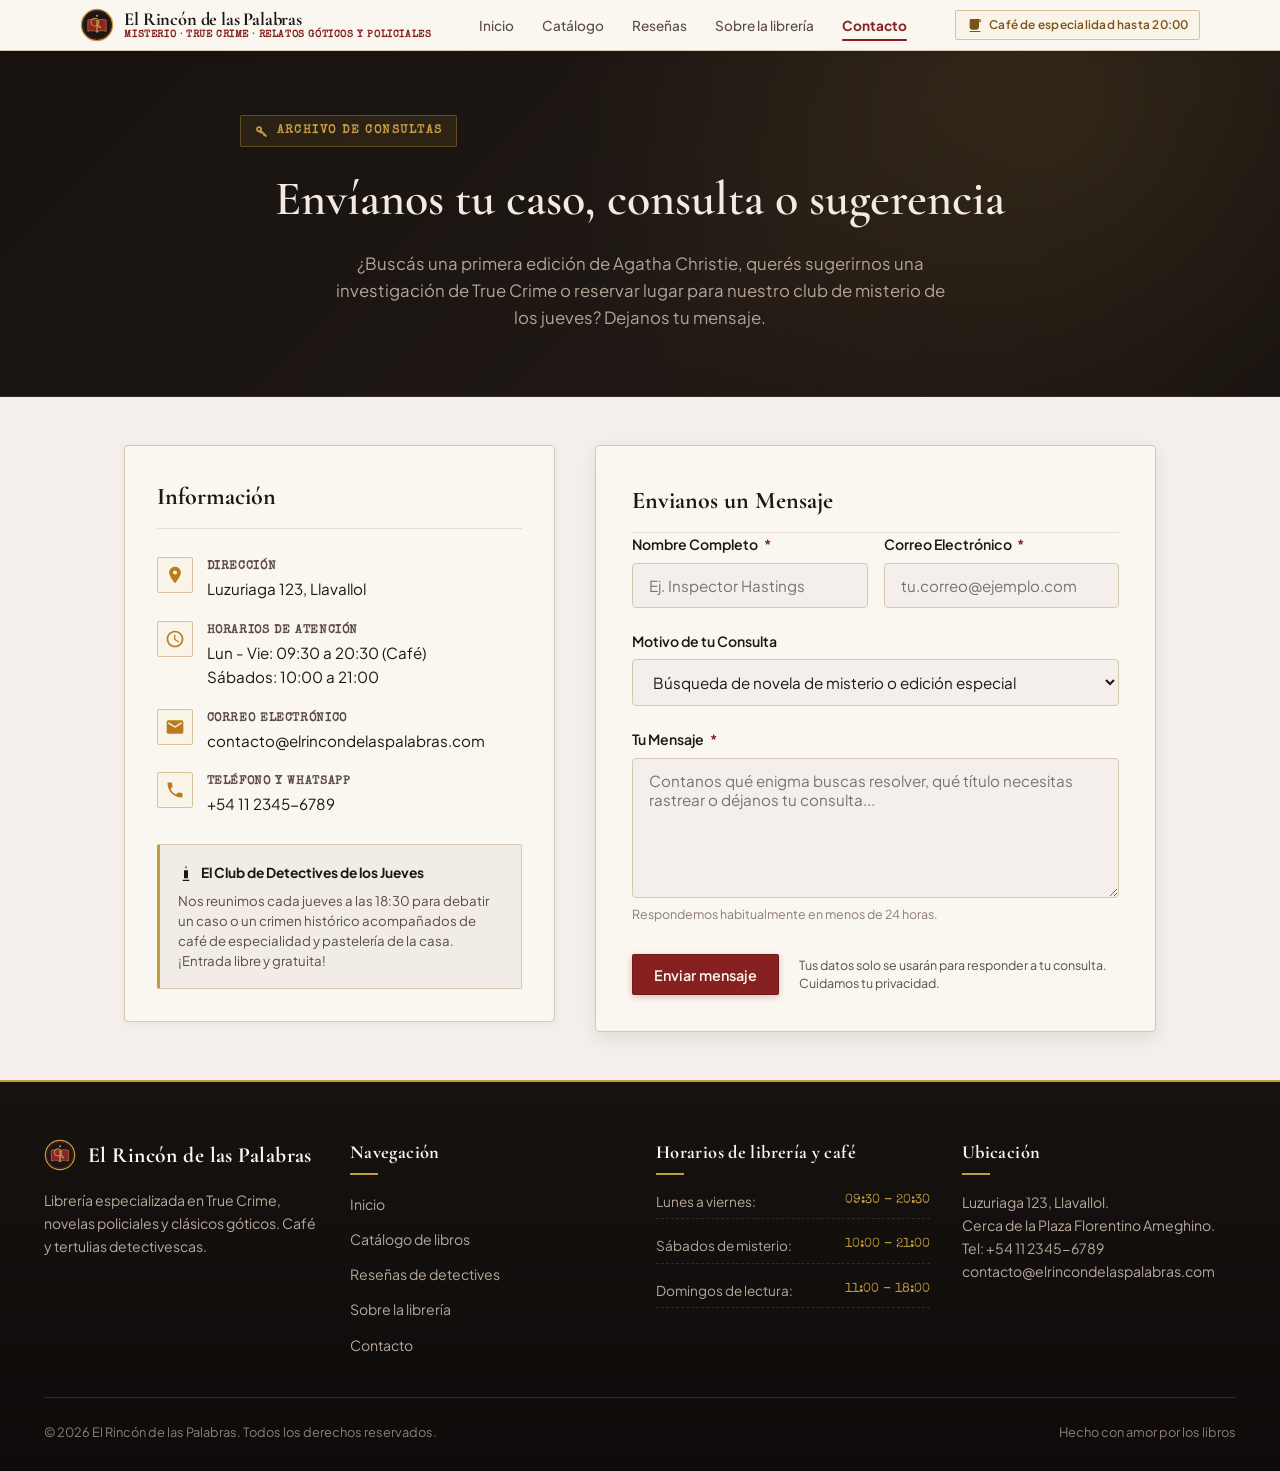
<file: pages/contacto.html>
<!doctype html>
<html lang="es">

<head>
  <meta charset="UTF-8" />
  <meta name="viewport" content="width=device-width, initial-scale=1.0" />
  <meta name="description"
    content="Ponete en contacto con El Rincón de las Palabras. Envianos tus consultas sobre libros de misterio descatalogados, novelas de True Crime o reservas para nuestro club de lectura." />
  <title>Contacto | El Rincón de las Palabras</title>
  <link rel="preconnect" href="https://fonts.googleapis.com" />
  <link rel="preconnect" href="https://fonts.gstatic.com" crossorigin />
  <link
    href="https://fonts.googleapis.com/css2?family=Cormorant+Garamond:ital,wght@0,500;0,600;0,700;1,400;1,600&family=Plus+Jakarta+Sans:wght@400;500;600;700&family=Special+Elite&display=swap"
    rel="stylesheet" />
  <link rel="stylesheet" href="../css/styles.css" />
</head>

<body>
  <!-- Encabezado principal y navegación -->
  <header class="site-header">
    <div class="header-container">
      <a href="../index.html" class="brand-link" id="brand-home-link">
        <img src="../img/logo-bookstore.svg" alt="Logotipo El Rincón de las Palabras" class="brand-logo" width="34"
          height="34" />
        <div class="brand-info">
          <span class="brand-title">El Rincón de las Palabras</span>
          <span class="brand-tagline">Misterio · True Crime · Relatos góticos y policiales</span>
        </div>
      </a>

      <nav class="main-navigation">
        <ul class="nav-links">
          <li class="nav-item">
            <a href="../index.html" id="nav-inicio"><span class="nav-label-long">Inicio</span><span
                class="nav-label-short">Inicio</span></a>
          </li>
          <li class="nav-item">
            <a href="../index.html#catalogo" id="nav-catalogo"><span class="nav-label-long">Catálogo</span><span
                class="nav-label-short">Casos</span></a>
          </li>
          <li class="nav-item">
            <a href="../index.html#resenas" id="nav-resenas"><span class="nav-label-long">Reseñas</span><span
                class="nav-label-short">Reseñas</span></a>
          </li>
          <li class="nav-item">
            <a href="../index.html#sobre-nosotros" id="nav-sobre-nosotros"><span class="nav-label-long">Sobre la
                librería</span><span class="nav-label-short">Librería</span></a>
          </li>
          <li class="nav-item">
            <a href="contacto.html" class="active" id="nav-contacto"><span class="nav-label-long">Contacto</span><span
                class="nav-label-short">Contacto</span></a>
          </li>
        </ul>
      </nav>

      <div class="header-actions">
        <span class="badge-cafe">
          <svg class="ui-icon" viewBox="0 0 24 24" aria-hidden="true" width="16" height="16">
            <path fill="currentColor"
              d="M18.5 3H6c-1.1 0-2 .9-2 2v10c0 2.2 1.8 4 4 4h6c2.2 0 4-1.8 4-4V8h.5c1.4 0 2.5-1.1 2.5-2.5S19.9 3 18.5 3zm0 3.5H18V4.5h.5c.6 0 1 .4 1 1s-.4 1-1 1zM4 21h16v1.5H4z" />
          </svg>
          <span class="badge-text-long">Café de especialidad hasta 20:00</span>
          <span class="badge-text-short">Café abierto</span>
        </span>
      </div>
    </div>
  </header>

  <!-- Banner de contacto -->
  <section class="contact-section">
    <div class="contact-container">
      <span class="section-badge">
        <svg class="ui-icon" viewBox="0 0 24 24" aria-hidden="true" width="14" height="14">
          <path fill="currentColor"
            d="M7 14A5 5 0 1 1 12 9c0 .7-.1 1.4-.4 2L20 19.4V22h-2.6l-1.8-1.8H14v-2.4l-2.4-2.4c-.2.4-.4.8-.6 1.2A5 5 0 0 1 7 14zm0-3a2 2 0 1 0 0-4 2 2 0 0 0 0 4z" />
        </svg>
        <span>Archivo de consultas</span>
      </span>
      <h1 class="contact-heading" id="contact-heading">
        Envíanos tu caso, consulta o sugerencia
      </h1>
      <p class="contact-subtitle">
        ¿Buscás una primera edición de Agatha Christie, querés sugerirnos una
        investigación de True Crime o reservar lugar para nuestro club de
        misterio de los jueves? Dejanos tu mensaje.
      </p>
    </div>
  </section>

  <!-- Contenedor principal de contacto: Información y formulario Formspree -->
  <main class="contact-main">
    <!-- Tarjeta de información y detalles de la librería -->
    <section class="contact-card-info">
      <h2 class="contact-card-title">Información</h2>

      <div class="contact-detail-group">
        <div class="contact-item">
          <div class="contact-icon">
            <svg class="ui-icon" viewBox="0 0 24 24" width="20" height="20" aria-hidden="true">
              <path fill="currentColor"
                d="M12 2C8.13 2 5 5.13 5 9c0 5.25 7 13 7 13s7-7.75 7-13c0-3.87-3.13-7-7-7zm0 9.5a2.5 2.5 0 0 1 0-5 2.5 2.5 0 0 1 0 5z" />
            </svg>
          </div>
          <div class="contact-item-text">
            <span class="contact-item-title">Dirección</span>
            <span class="contact-item-value">Luzuriaga 123, Llavallol</span>
          </div>
        </div>

        <div class="contact-item">
          <div class="contact-icon">
            <svg class="ui-icon" viewBox="0 0 24 24" width="20" height="20" aria-hidden="true">
              <path fill="currentColor"
                d="M11.99 2C6.47 2 2 6.48 2 12s4.47 10 9.99 10C17.52 22 22 17.52 22 12S17.52 2 11.99 2zM12 20c-4.42 0-8-3.58-8-8s3.58-8 8-8 8 3.58 8 8-3.58 8-8 8zm.5-13H11v6l5.25 3.15.75-1.23-4.5-2.67z" />
            </svg>
          </div>
          <div class="contact-item-text">
            <span class="contact-item-title">Horarios de Atención</span>
            <span class="contact-item-value">Lun - Vie: 09:30 a 20:30 (Café)<br />Sábados: 10:00 a
              21:00</span>
          </div>
        </div>

        <div class="contact-item">
          <div class="contact-icon">
            <svg class="ui-icon" viewBox="0 0 24 24" width="20" height="20" aria-hidden="true">
              <path fill="currentColor"
                d="M20 4H4c-1.1 0-1.99.9-1.99 2L2 18c0 1.1.9 2 2 2h16c1.1 0 2-.9 2-2V6c0-1.1-.9-2-2-2zm0 4l-8 5-8-5V6l8 5 8-5v2z" />
            </svg>
          </div>
          <div class="contact-item-text">
            <span class="contact-item-title">Correo Electrónico</span>
            <a href="mailto:contacto@elrincondelaspalabras.com"
              class="contact-item-value">contacto@elrincondelaspalabras.com</a>
          </div>
        </div>

        <div class="contact-item">
          <div class="contact-icon">
            <svg class="ui-icon" viewBox="0 0 24 24" width="20" height="20" aria-hidden="true">
              <path fill="currentColor"
                d="M6.62 10.79c1.44 2.83 3.76 5.14 6.59 6.59l2.2-2.2c.27-.27.67-.36 1.02-.24 1.12.37 2.33.57 3.57.57.55 0 1 .45 1 1V20c0 .55-.45 1-1 1-9.39 0-17-7.61-17-17 0-.55.45-1 1-1h3.5c.55 0 1 .45 1 1 0 1.25.2 2.45.57 3.57.11.35.03.74-.25 1.02l-2.2 2.2z" />
            </svg>
          </div>
          <div class="contact-item-text">
            <span class="contact-item-title">Teléfono y WhatsApp</span>
            <a href="tel:+541123456789" class="contact-item-value">+54 11 2345-6789</a>
          </div>
        </div>
      </div>

      <aside class="sidebar-cozy-note">
        <div class="sidebar-note-header">
          <svg class="ui-icon" viewBox="0 0 24 24" width="16" height="16" aria-hidden="true">
            <path fill="currentColor"
              d="M12 2c-.55 0-1 .45-1 1 0 1.25.56 2.07 1 2.5.44-.43 1-1.25 1-2.5 0-.55-.45-1-1-1zm-3 6h6v12H9V8zm-2 14h10v2H7v-2z" />
          </svg>
          <strong>El Club de Detectives de los Jueves</strong>
        </div>
        <span>Nos reunimos cada jueves a las 18:30 para debatir un caso o un
          crimen histórico acompañados de café de especialidad y pastelería de
          la casa. ¡Entrada libre y gratuita!</span>
      </aside>
    </section>

    <!-- Contenedor del formulario Formspree -->
    <section class="contact-form-wrapper">
      <h2 class="contact-card-title" id="form-heading">
        Envianos un Mensaje
      </h2>

      <!-- Formulario integrado con Formspree -->
      <form action="https://formspree.io/f/mqpaqvqp" method="POST" class="contact-form" id="bookstore-contact-form"
        aria-labelledby="form-heading">
        <!-- Fila de nombre y correo -->
        <div class="form-row">
          <div class="form-group">
            <label for="campo-nombre" class="form-label">
              Nombre Completo <span class="required-dot">*</span>
            </label>
            <input type="text" id="campo-nombre" name="name" class="form-input" placeholder="Ej. Inspector Hastings"
              required autocomplete="name" />
          </div>

          <div class="form-group">
            <label for="campo-email" class="form-label">
              Correo Electrónico <span class="required-dot">*</span>
            </label>
            <input type="email" id="campo-email" name="email" class="form-input" placeholder="tu.correo@ejemplo.com"
              required autocomplete="email" />
          </div>
        </div>

        <!-- Fila de asunto / motivo de consulta -->
        <div class="form-group">
          <label for="campo-motivo" class="form-label">
            Motivo de tu Consulta
          </label>
          <select id="campo-motivo" name="subject" class="form-select">
            <option value="pedido-especial">
              Búsqueda de novela de misterio o edición especial
            </option>
            <option value="true-crime">
              Consulta sobre obras de misterio
            </option>
            <option value="club-lectura">
              Reserva para el Club de Lectura de los Jueves
            </option>
            <option value="propuesta-editorial">
              Propuesta editorial o autor independiente
            </option>
            <option value="otro">Otro mensaje o pista</option>
          </select>
        </div>

        <!-- Campo de mensaje -->
        <div class="form-group">
          <label for="campo-mensaje" class="form-label">
            Tu Mensaje <span class="required-dot">*</span>
          </label>
          <textarea id="campo-mensaje" name="message" class="form-textarea"
            placeholder="Contanos qué enigma buscas resolver, qué título necesitas rastrear o déjanos tu consulta..."
            required></textarea>
          <span class="form-helper">Respondemos habitualmente en menos de 24 horas.</span>
        </div>

        <!-- Botón de envío y aviso -->
        <div class="form-submit-block">
          <button type="submit" class="btn-primary" id="btn-enviar-formulario">
            Enviar mensaje
          </button>
          <p class="form-privacy-note">
            Tus datos solo se usarán para responder a tu consulta. Cuidamos tu
            privacidad.
          </p>
        </div>
      </form>
    </section>
  </main>

  <!-- Pie de página -->
  <footer class="site-footer">
    <div class="footer-container">
      <div class="footer-columns">
        <div class="footer-col">
          <div class="footer-brand">
            <img src="../img/logo-bookstore.svg" alt="Logo de la librería" width="32" height="32" />
            <span class="footer-brand-title">El Rincón de las Palabras</span>
          </div>
          <p class="footer-description">
            Librería especializada en True Crime, novelas policiales y
            clásicos góticos. Café y tertulias detectivescas.
          </p>
        </div>

        <div class="footer-col">
          <h4 class="footer-col-title">Navegación</h4>
          <ul class="footer-links">
            <li><a href="../index.html">Inicio</a></li>
            <li><a href="../index.html#catalogo">Catálogo de libros</a></li>
            <li><a href="../index.html#resenas">Reseñas de detectives</a></li>
            <li><a href="../index.html#sobre-nosotros">Sobre la librería</a></li>
            <li><a href="contacto.html">Contacto</a></li>
          </ul>
        </div>

        <div class="footer-col">
          <h4 class="footer-col-title">Horarios de librería y café</h4>
          <div class="footer-hours-item">
            <span>Lunes a viernes:</span>
            <span>09:30 - 20:30</span>
          </div>
          <div class="footer-hours-item">
            <span>Sábados de misterio:</span>
            <span>10:00 - 21:00</span>
          </div>
          <div class="footer-hours-item">
            <span>Domingos de lectura:</span>
            <span>11:00 - 18:00</span>
          </div>
        </div>

        <div class="footer-col">
          <h4 class="footer-col-title">Ubicación</h4>
          <p class="footer-description">
            Luzuriaga 123, Llavallol.<br />
            Cerca de la Plaza Florentino Ameghino.<br />
            Tel: <a href="tel:+541123456789">+54 11 2345-6789</a><br />
            <a href="mailto:contacto@elrincondelaspalabras.com">contacto@elrincondelaspalabras.com</a>
          </p>
        </div>
      </div>

      <div class="footer-bottom">
        <p>&copy; 2026 El Rincón de las Palabras. Todos los derechos reservados.</p>
        <p>Hecho con amor por los libros</p>
      </div>
    </div>
  </footer>
</body>

</html>
</file>
<file: css/styles.css>
/* ==========================================================================
   Book Store - "El Rincón de las Palabras"
   Theme: True Crime
   ========================================================================== */

/* --------------------------------------------------------------------------
   1. Variables CSS y configuración
   -------------------------------------------------------------------------- */
:root {
  /* Paleta Dark Noir */
  --bg-dark-noir: #120F0E;
  --bg-dark-card: #231D19;
  --bg-parchment: #F5EFEB;
  --bg-cream: #EFE5D6;
  --bg-surface: #FAF6F0;

  /* Texto y tinta */
  --text-main: #1D1714;
  --text-muted: #5C4D44;
  --text-light: #8E7D70;
  --text-on-dark: #F3EBE1;
  --text-on-dark-muted: #B3A495;

  /* Acentos Terracota */
  --accent-terracotta: #872020;
  --accent-terracotta-hover: #691414;
  --accent-terracotta-light: #F9EAEA;

  /* Acentos oro y bronce */
  --accent-gold: #C59B42;
  --accent-amber: #B87B1E;

  /* Verde inglés */
  --accent-olive: #244633;
  --accent-olive-hover: #173223;

  /* Bordes */
  --border-warm: #D6C7B2;
  --border-warm-subtle: #E8DED0;
  --border-dark: #382E28;

  /* Tipografía */
  --font-title: "Cormorant Garamond", Georgia, serif;
  --font-sans: "Plus Jakarta Sans", -apple-system, BlinkMacSystemFont, sans-serif;
  --font-mono: "Special Elite", "Courier Prime", Courier, monospace;

  /* Sombras y elevaciones editoriales */
  --shadow-subtle: 0 2px 8px rgba(29, 23, 20, 0.05);
  --shadow-medium: 0 6px 18px rgba(29, 23, 20, 0.09);
  --shadow-hover: 0 12px 28px rgba(29, 23, 20, 0.15);

  /* Transiciones */
  --transition-smooth: all 0.25s cubic-bezier(0.16, 1, 0.3, 1);

  /* Bordes */
  --radius-xs: 2px;
  --radius-sm: 4px;
  --radius-md: 6px;
}

/* --------------------------------------------------------------------------
   2. Main
   -------------------------------------------------------------------------- */
*,
*::before,
*::after {
  box-sizing: border-box;
  margin: 0;
  padding: 0;
}

html {
  font-size: 16px;
  scroll-behavior: smooth;
}

body {
  font-family: var(--font-sans);
  color: var(--text-main);
  background-color: var(--bg-parchment);
  line-height: 1.6;
  min-height: 100vh;
  display: flex;
  flex-direction: column;
  overflow-x: hidden;
  -webkit-font-smoothing: antialiased;
}

img {
  max-width: 100%;
  height: auto;
  display: block;
}

a {
  color: inherit;
  text-decoration: none;
  transition: var(--transition-smooth);
}

button,
input,
textarea,
select {
  font-family: inherit;
  font-size: 1rem;
  color: inherit;
}

ul,
ol {
  list-style: none;
}

/* --------------------------------------------------------------------------
   3. Header y nav
   -------------------------------------------------------------------------- */
.site-header {
  background-color: var(--bg-surface);
  border-bottom: 1px solid var(--border-warm);
  position: sticky;
  top: 0;
  z-index: 100;
  box-shadow: var(--shadow-subtle);
}

.header-container {
  max-width: 1160px;
  margin: 0 auto;
  padding: 0.5rem 1.25rem;
  display: flex;
  justify-content: space-between;
  align-items: center;
  flex-wrap: nowrap;
  gap: 1.25rem;
}

.brand-link {
  display: flex;
  align-items: center;
  gap: 0.65rem;
  flex-shrink: 0;
}

.brand-logo {
  width: 34px;
  height: 34px;
  flex-shrink: 0;
}

.brand-info {
  display: flex;
  flex-direction: column;
}

.brand-title {
  font-family: var(--font-title);
  font-size: 1.15rem;
  font-weight: 700;
  color: var(--text-main);
  letter-spacing: -0.01em;
  line-height: 1.15;
}

.brand-tagline {
  font-family: var(--font-mono);
  font-size: 0.62rem;
  color: var(--accent-terracotta);
  font-weight: 600;
  letter-spacing: 0.06em;
  text-transform: uppercase;
  line-height: 1.1;
}

.main-navigation {
  display: flex;
  align-items: center;
  flex-shrink: 0;
}

.nav-links {
  display: flex;
  align-items: center;
  gap: 0.75rem;
  flex-wrap: nowrap;
}

.nav-item a {
  font-weight: 500;
  font-size: 0.85rem;
  color: var(--text-muted);
  padding: 0.3rem 0.5rem;
  border-radius: var(--radius-xs);
  position: relative;
  transition: var(--transition-smooth);
}

.nav-item a:hover {
  color: var(--accent-terracotta);
}

.nav-item a.active {
  color: var(--accent-terracotta);
  font-weight: 700;
}

.nav-item a.active::after {
  content: "";
  position: absolute;
  bottom: -2px;
  left: 0.5rem;
  right: 0.5rem;
  height: 2px;
  background-color: var(--accent-terracotta);
  border-radius: 2px;
}

.header-actions {
  display: flex;
  align-items: center;
  gap: 0.5rem;
  flex-shrink: 0;
}

.badge-cafe {
  display: inline-flex;
  align-items: center;
  gap: 0.4rem;
  font-size: 0.74rem;
  font-weight: 600;
  padding: 0.28rem 0.65rem;
  background-color: #FAF4E8;
  color: #7A5318;
  border: 1px solid #D9C29A;
  border-radius: var(--radius-xs);
  letter-spacing: 0.02em;
}

.ui-icon {
  display: inline-block;
  vertical-align: middle;
  flex-shrink: 0;
}

.stars-gold {
  display: inline-flex;
  align-items: center;
  gap: 3px;
  color: var(--accent-gold);
  flex-shrink: 0;
  line-height: 1;
}

.star-icon {
  display: inline-block;
  width: 14px;
  height: 14px;
  min-width: 14px;
  min-height: 14px;
  fill: currentColor;
  flex-shrink: 0;
  vertical-align: middle;
}

.nav-label-short {
  display: none;
}

.badge-text-short {
  display: none;
}

/* --------------------------------------------------------------------------
   4. Banner principal
   -------------------------------------------------------------------------- */
.banner {
  background-color: var(--bg-dark-noir);
  background-image:
    radial-gradient(circle at 82% 18%, rgba(197, 155, 66, 0.14) 0%, transparent 48%),
    radial-gradient(circle at 12% 82%, rgba(135, 32, 32, 0.16) 0%, transparent 45%),
    linear-gradient(135deg, #171210 0%, #1f1814 60%, #130f0e 100%);
  border-bottom: 1px solid var(--border-dark);
  padding: 4.5rem 1.5rem;
  color: var(--text-on-dark);
  position: relative;
}

.banner-container {
  max-width: 1240px;
  margin: 0 auto;
  display: flex;
  justify-content: space-between;
  align-items: center;
  gap: 3rem;
  flex-wrap: wrap;
}

.banner-text-block {
  flex: 1 1 500px;
  display: flex;
  flex-direction: column;
  gap: 1.25rem;
}

.section-badge {
  display: inline-flex;
  align-items: center;
  gap: 0.5rem;
  font-family: var(--font-mono);
  font-size: 0.75rem;
  font-weight: 600;
  text-transform: uppercase;
  letter-spacing: 0.12em;
  color: var(--accent-gold);
  background-color: rgba(197, 155, 66, 0.1);
  border: 1px solid rgba(197, 155, 66, 0.35);
  padding: 0.35rem 0.85rem;
  border-radius: var(--radius-xs);
  align-self: flex-start;
}

.banner-heading {
  font-family: var(--font-title);
  font-size: clamp(2.3rem, 4.4vw, 3.4rem);
  font-weight: 600;
  line-height: 1.15;
  color: var(--text-on-dark);
  letter-spacing: -0.01em;
}

.banner-heading em {
  font-family: var(--font-title);
  font-style: italic;
  font-weight: 500;
  color: var(--accent-gold);
}

.banner-description {
  font-size: 1.05rem;
  color: var(--text-on-dark-muted);
  max-width: 580px;
  line-height: 1.65;
}

.banner-cta-group {
  display: flex;
  align-items: center;
  gap: 1rem;
  margin-top: 0.5rem;
  flex-wrap: wrap;
}

.banner-cta-group .btn-secondary {
  background: transparent;
  color: var(--text-on-dark);
  border: 1px solid rgba(197, 155, 66, 0.4);
}

.banner-cta-group .btn-secondary:hover {
  background: rgba(197, 155, 66, 0.12);
  border-color: var(--accent-gold);
  color: var(--accent-gold);
}

.banner-spotlight {
  flex: 0 1 370px;
  background-color: var(--bg-dark-card);
  border: 1px solid rgba(197, 155, 66, 0.35);
  border-radius: var(--radius-sm);
  padding: 1.5rem;
  box-shadow: 0 12px 32px rgba(0, 0, 0, 0.55), inset 0 1px 0 rgba(255, 255, 255, 0.06);
  display: flex;
  flex-direction: column;
  gap: 1rem;
  position: relative;
}

.spotlight-header {
  display: flex;
  align-items: center;
  justify-content: space-between;
  font-family: var(--font-mono);
  font-size: 0.74rem;
  font-weight: 700;
  color: var(--accent-gold);
  text-transform: uppercase;
  letter-spacing: 0.08em;
}

.spotlight-score {
  display: inline-flex;
  align-items: center;
  gap: 0.35rem;
  background: rgba(197, 155, 66, 0.16);
  padding: 0.2rem 0.55rem;
  border-radius: var(--radius-xs);
  color: var(--accent-gold);
  font-weight: 700;
}

.spotlight-quote {
  font-family: var(--font-title);
  font-style: italic;
  font-size: 1.15rem;
  color: var(--text-on-dark);
  line-height: 1.5;
  border-left: 2px solid var(--accent-gold);
  padding-left: 0.9rem;
}

.spotlight-author {
  font-size: 0.82rem;
  color: var(--text-on-dark-muted);
  align-self: flex-end;
  font-style: italic;
}

/* --------------------------------------------------------------------------
   5. Main layout y catálogo
   -------------------------------------------------------------------------- */
.main-layout {
  max-width: 1240px;
  width: 100%;
  margin: 0 auto;
  padding: 2.5rem 1.5rem;
  display: flex;
  gap: 2rem;
  align-items: flex-start;
  flex: 1 0 auto;
}

/* Filtros sidebar */
.filters-sidebar {
  flex: 0 0 260px;
  background-color: var(--bg-surface);
  border: 1px solid var(--border-warm);
  border-radius: var(--radius-md);
  padding: 1.5rem;
  box-shadow: var(--shadow-subtle);
  display: flex;
  flex-direction: column;
  gap: 1.5rem;
}

.sidebar-title {
  font-family: var(--font-title);
  font-size: 1.25rem;
  font-weight: 700;
  color: var(--text-main);
  padding-bottom: 0.5rem;
  border-bottom: 1px solid var(--border-warm-subtle);
  display: flex;
  align-items: center;
  justify-content: space-between;
  letter-spacing: 0.02em;
}

.filter-group {
  display: flex;
  flex-direction: column;
  gap: 0.6rem;
}

.filter-label {
  font-family: var(--font-mono);
  font-size: 0.76rem;
  font-weight: 700;
  text-transform: uppercase;
  letter-spacing: 0.08em;
  color: var(--text-muted);
}

.filter-list {
  display: flex;
  flex-direction: column;
  gap: 0.4rem;
}

.filter-item {
  display: flex;
  align-items: center;
  justify-content: space-between;
  padding: 0.48rem 0.65rem;
  border-radius: var(--radius-xs);
  font-size: 0.9rem;
  color: var(--text-muted);
  cursor: pointer;
  transition: var(--transition-smooth);
}

.filter-item:hover {
  background-color: rgba(135, 32, 32, 0.08);
  color: var(--accent-terracotta);
}

.filter-item.active {
  background-color: var(--bg-dark-noir);
  color: var(--accent-gold);
  font-weight: 600;
  border-left: 3px solid var(--accent-gold);
}

.filter-count {
  font-family: var(--font-mono);
  font-size: 0.72rem;
  background-color: rgba(29, 23, 20, 0.08);
  padding: 0.12rem 0.5rem;
  border-radius: var(--radius-xs);
  color: var(--text-muted);
}

.filter-item.active .filter-count {
  background-color: rgba(197, 155, 66, 0.25);
  color: var(--accent-gold);
}

.sidebar-cozy-note {
  background-color: #F1ECE5;
  border: 1px solid var(--border-warm);
  border-left: 3px solid var(--accent-gold);
  border-radius: var(--radius-xs);
  padding: 1.1rem;
  font-size: 0.83rem;
  color: var(--text-muted);
  line-height: 1.5;
  display: flex;
  flex-direction: column;
  gap: 0.45rem;
}

.sidebar-note-header {
  display: flex;
  align-items: center;
  gap: 0.45rem;
  color: var(--text-main);
}

.sidebar-note-header strong {
  color: var(--text-main);
  font-size: 0.86rem;
}

/* Sección catalogo */
.catalog-section {
  flex: 1 1 auto;
  display: flex;
  flex-direction: column;
  gap: 1.5rem;
  min-width: 0;
}

.catalog-header {
  display: flex;
  justify-content: space-between;
  align-items: center;
  flex-wrap: wrap;
  gap: 1rem;
  padding-bottom: 0.75rem;
  border-bottom: 1px solid var(--border-warm);
}

.catalog-title {
  font-family: var(--font-title);
  font-size: 1.85rem;
  font-weight: 700;
  letter-spacing: -0.01em;
  color: var(--text-main);
  display: flex;
  align-items: center;
  gap: 0.5rem;
}

.catalog-stats {
  font-family: var(--font-mono);
  font-size: 0.82rem;
  color: var(--text-light);
}

/* Productos*/
.books-container {
  display: flex;
  flex-wrap: wrap;
  gap: 1.75rem;
  justify-content: flex-start;
}

/* Componentes book card */
.book-card {
  flex: 1 1 280px;
  max-width: 380px;
  background-color: var(--bg-surface);
  border: 1px solid var(--border-warm);
  border-radius: var(--radius-sm);
  box-shadow: 0 4px 14px rgba(29, 23, 20, 0.06);
  overflow: hidden;
  display: flex;
  flex-direction: column;
  transition: var(--transition-smooth);
}

.book-card:hover {
  transform: translateY(-5px);
  box-shadow: var(--shadow-hover);
  border-color: var(--accent-gold);
}

.book-cover-wrapper {
  position: relative;
  background: linear-gradient(180deg, #EAE2D6 0%, #DFD3C2 100%);
  height: 380px;
  overflow: hidden;
  display: flex;
  align-items: center;
  justify-content: center;
  box-shadow: inset 5px 0 12px rgba(0, 0, 0, 0.15);
}

.book-cover-img {
  width: 100%;
  height: 100%;
  object-fit: cover;
  transition: transform 0.4s ease;
}

.book-card:hover .book-cover-img {
  transform: scale(1.03);
}

.book-badge {
  position: absolute;
  top: 0.85rem;
  left: 0.85rem;
  font-family: var(--font-mono);
  font-size: 0.68rem;
  font-weight: 700;
  text-transform: uppercase;
  letter-spacing: 0.08em;
  padding: 0.28rem 0.65rem;
  border-radius: var(--radius-xs);
  box-shadow: 0 2px 6px rgba(0, 0, 0, 0.3);
  border: 1px solid rgba(255, 255, 255, 0.15);
}

.badge-featured {
  background-color: var(--accent-terracotta);
  color: #FAF5EE;
}

.badge-indie {
  background-color: var(--accent-olive);
  color: #FAF5EE;
}

.badge-award {
  background-color: var(--accent-amber);
  color: #FAF5EE;
}

.badge-classic {
  background-color: #1E1815;
  color: var(--accent-gold);
  border-color: rgba(197, 155, 66, 0.4);
}

.book-card-body {
  padding: 1.25rem;
  display: flex;
  flex-direction: column;
  gap: 0.75rem;
  flex: 1 0 auto;
}

.book-genre {
  font-family: var(--font-mono);
  font-size: 0.72rem;
  font-weight: 600;
  text-transform: uppercase;
  letter-spacing: 0.08em;
  color: var(--accent-terracotta);
}

.book-title {
  font-family: var(--font-title);
  font-size: 1.35rem;
  font-weight: 700;
  color: var(--text-main);
  line-height: 1.25;
}

.book-author {
  font-size: 0.88rem;
  color: var(--text-muted);
  font-style: italic;
}

.book-synopsis {
  font-size: 0.86rem;
  color: var(--text-muted);
  line-height: 1.55;
  display: -webkit-box;
  -webkit-line-clamp: 3;
  line-clamp: 3;
  -webkit-box-orient: vertical;
  overflow: hidden;
}

.book-rating {
  display: flex;
  align-items: center;
  gap: 0.55rem;
  font-size: 0.82rem;
  color: var(--accent-gold);
  flex-wrap: nowrap;
}

.book-reviews {
  font-family: var(--font-mono);
  font-size: 0.78rem;
  color: var(--text-light);
  white-space: nowrap;
  flex-shrink: 0;
  line-height: 1;
}

.book-card-footer {
  padding: 1rem 1.25rem;
  background-color: #FAF6F0;
  border-top: 1px solid var(--border-warm-subtle);
  display: flex;
  justify-content: space-between;
  align-items: center;
  gap: 0.75rem;
}

.book-price-block {
  display: flex;
  flex-direction: column;
  min-width: 0;
  flex: 1 1 auto;
}

.book-price {
  font-family: var(--font-title);
  font-size: 1.45rem;
  font-weight: 700;
  color: var(--accent-terracotta);
  line-height: 1.1;
}

.book-price-format {
  font-family: var(--font-mono);
  font-size: 0.7rem;
  letter-spacing: 0.03em;
  color: var(--text-light);
  white-space: nowrap;
  overflow: hidden;
  text-overflow: ellipsis;
  margin-top: 0.2rem;
}

/* --------------------------------------------------------------------------
   6. Botones y controles interactivos
   -------------------------------------------------------------------------- */
.btn-primary {
  display: inline-flex;
  align-items: center;
  justify-content: center;
  gap: 0.5rem;
  background-color: var(--accent-terracotta);
  color: #FAF5EE;
  border: 1px solid rgba(0, 0, 0, 0.2);
  padding: 0.65rem 1.3rem;
  border-radius: var(--radius-xs);
  font-weight: 600;
  font-size: 0.9rem;
  cursor: pointer;
  transition: var(--transition-smooth);
  box-shadow: 0 2px 6px rgba(135, 32, 32, 0.25);
}

.btn-primary:hover {
  background-color: var(--accent-terracotta-hover);
  transform: translateY(-2px);
  box-shadow: 0 4px 12px rgba(135, 32, 32, 0.35);
  border-color: rgba(0, 0, 0, 0.3);
}

.btn-primary:focus-visible {
  outline: none;
  box-shadow: 0 0 0 3px rgba(135, 32, 32, 0.4);
}

.btn-secondary {
  display: inline-flex;
  align-items: center;
  justify-content: center;
  gap: 0.5rem;
  background-color: transparent;
  color: var(--text-main);
  border: 1px solid var(--border-warm);
  padding: 0.65rem 1.2rem;
  border-radius: var(--radius-xs);
  font-weight: 600;
  font-size: 0.9rem;
  cursor: pointer;
  transition: var(--transition-smooth);
}

.btn-secondary:hover {
  background-color: var(--bg-cream);
  border-color: var(--border-warm);
  color: var(--accent-terracotta);
}

.btn-sm {
  width: 142px;
  height: 38px;
  min-width: 142px;
  padding: 0 0.5rem;
  font-size: 0.82rem;
  white-space: nowrap;
  flex-shrink: 0;
  display: inline-flex;
  align-items: center;
  justify-content: center;
  box-sizing: border-box;
}

/* --------------------------------------------------------------------------
   7. Sección reviews
   -------------------------------------------------------------------------- */
.reviews-section {
  background-color: var(--bg-dark-noir);
  background-image:
    radial-gradient(circle at 18% 18%, rgba(197, 155, 66, 0.1) 0%, transparent 45%),
    radial-gradient(circle at 82% 82%, rgba(135, 32, 32, 0.12) 0%, transparent 50%),
    linear-gradient(180deg, #171210 0%, #120F0E 100%);
  border-top: 1px solid var(--border-dark);
  border-bottom: 1px solid var(--border-dark);
  padding: 5rem 1.5rem;
  color: var(--text-on-dark);
}

.reviews-container {
  max-width: 1240px;
  margin: 0 auto;
  display: flex;
  flex-direction: column;
  gap: 3.5rem;
}

.reviews-header {
  display: flex;
  flex-direction: column;
  align-items: center;
  text-align: center;
  gap: 1rem;
}

.reviews-title {
  font-family: var(--font-title);
  font-size: clamp(2.2rem, 3.8vw, 3rem);
  color: var(--text-on-dark);
  line-height: 1.2;
  font-weight: 600;
}

.reviews-title em {
  color: var(--accent-gold);
  font-style: italic;
  font-family: var(--font-title);
  font-weight: 500;
}

.reviews-subtitle {
  font-size: 1.05rem;
  color: var(--text-on-dark-muted);
  max-width: 680px;
  line-height: 1.6;
}

.reviews-rating-bar {
  display: flex;
  align-items: center;
  justify-content: center;
  gap: 1.5rem;
  flex-wrap: wrap;
  background-color: var(--bg-dark-card);
  border: 1px solid rgba(197, 155, 66, 0.28);
  border-radius: var(--radius-xs);
  padding: 0.75rem 1.8rem;
  box-shadow: 0 6px 20px rgba(0, 0, 0, 0.45);
  margin-top: 0.5rem;
  color: var(--text-on-dark-muted);
}

.rating-score-group {
  display: flex;
  align-items: center;
  gap: 0.6rem;
}

.rating-number {
  font-family: var(--font-title);
  font-weight: 700;
  font-size: 1.35rem;
  color: var(--accent-gold);
}

.rating-divider {
  width: 1px;
  height: 20px;
  background-color: rgba(197, 155, 66, 0.25);
}

.rating-stat-text {
  font-family: var(--font-mono);
  font-size: 0.8rem;
  color: var(--text-on-dark-muted);
  letter-spacing: 0.03em;
}

.reviews-grid {
  display: flex;
  flex-wrap: wrap;
  gap: 2rem;
  justify-content: center;
}

.review-card {
  flex: 1 1 calc(50% - 2rem);
  min-width: 320px;
  max-width: 580px;
  background-color: var(--bg-dark-card);
  border: 1px solid rgba(197, 155, 66, 0.22);
  border-radius: var(--radius-sm);
  padding: 2.2rem;
  box-shadow: 0 8px 24px rgba(0, 0, 0, 0.4);
  display: flex;
  flex-direction: column;
  justify-content: space-between;
  gap: 1.5rem;
  transition: var(--transition-smooth);
  position: relative;
  color: var(--text-on-dark);
}

.review-card:hover {
  transform: translateY(-4px);
  box-shadow: 0 14px 34px rgba(0, 0, 0, 0.6);
  border-color: var(--accent-gold);
}

.review-card-top {
  display: flex;
  justify-content: space-between;
  align-items: center;
  flex-wrap: wrap;
  gap: 0.75rem;
}

.review-verified-badge {
  font-family: var(--font-mono);
  font-size: 0.72rem;
  font-weight: 600;
  color: var(--accent-gold);
  background-color: rgba(197, 155, 66, 0.12);
  border: 1px solid rgba(197, 155, 66, 0.3);
  padding: 0.25rem 0.65rem;
  border-radius: var(--radius-xs);
  display: inline-flex;
  align-items: center;
  gap: 0.35rem;
}

.review-book-pill {
  display: inline-flex;
  align-items: center;
  gap: 0.5rem;
  background-color: rgba(255, 255, 255, 0.04);
  border: 1px solid rgba(197, 155, 66, 0.25);
  border-radius: var(--radius-xs);
  padding: 0.4rem 0.85rem;
  font-size: 0.82rem;
  color: var(--text-on-dark-muted);
  transition: var(--transition-smooth);
  width: fit-content;
}

.review-book-pill strong {
  color: var(--accent-gold);
  font-weight: 600;
}

.review-book-pill:hover {
  background-color: rgba(197, 155, 66, 0.15);
  border-color: var(--accent-gold);
  color: var(--accent-gold);
}

.review-body {
  display: flex;
  flex-direction: column;
  gap: 0.75rem;
  flex: 1 0 auto;
}

.review-headline {
  font-family: var(--font-title);
  font-size: 1.25rem;
  font-weight: 700;
  color: var(--text-on-dark);
  line-height: 1.3;
}

.review-text {
  font-size: 0.92rem;
  color: var(--text-on-dark-muted);
  line-height: 1.68;
  font-style: italic;
  position: relative;
}

.review-author-block {
  display: flex;
  align-items: center;
  gap: 0.9rem;
  padding-top: 1.1rem;
  border-top: 1px solid rgba(197, 155, 66, 0.15);
}

.review-avatar {
  width: 44px;
  height: 44px;
  border-radius: var(--radius-xs);
  display: flex;
  align-items: center;
  justify-content: center;
  font-family: var(--font-title);
  font-weight: 700;
  font-size: 1.05rem;
  color: #FAF5EE;
  flex-shrink: 0;
  box-shadow: 0 2px 8px rgba(0, 0, 0, 0.35);
  border: 1px solid rgba(255, 255, 255, 0.12);
}

.avatar-terracotta {
  background: linear-gradient(135deg, #872020, #5A1414);
}

.avatar-olive {
  background: linear-gradient(135deg, #244633, #152B1E);
}

.avatar-amber {
  background: linear-gradient(135deg, #A67524, #734F14);
}

.avatar-wood {
  background: linear-gradient(135deg, #4A3A32, #2B211C);
}

.review-author-info {
  display: flex;
  flex-direction: column;
}

.review-author-name {
  font-size: 0.94rem;
  font-weight: 700;
  color: var(--text-on-dark);
}

.review-author-role {
  font-family: var(--font-mono);
  font-size: 0.76rem;
  color: var(--text-on-dark-muted);
}

/* Banner para invitar a los lectores a dejar reseña */
.reviews-cta-banner {
  background-color: var(--bg-dark-card);
  background-image: radial-gradient(circle at 10% 50%, rgba(135, 32, 32, 0.22) 0%, transparent 60%);
  border: 1px solid rgba(197, 155, 66, 0.35);
  border-radius: var(--radius-sm);
  padding: 2.5rem;
  display: flex;
  justify-content: space-between;
  align-items: center;
  flex-wrap: wrap;
  gap: 1.8rem;
  box-shadow: 0 10px 30px rgba(0, 0, 0, 0.5);
}

.reviews-cta-text {
  display: flex;
  flex-direction: column;
  gap: 0.5rem;
  max-width: 680px;
}

.reviews-cta-text h3 {
  font-family: var(--font-title);
  font-size: 1.45rem;
  color: var(--accent-gold);
  font-weight: 600;
}

.reviews-cta-text p {
  font-size: 0.94rem;
  color: var(--text-on-dark-muted);
  line-height: 1.6;
}

/* --------------------------------------------------------------------------
   8. Layout de página de contacto y Formspree
   -------------------------------------------------------------------------- */
.contact-section {
  background-color: var(--bg-dark-noir);
  background-image:
    radial-gradient(circle at 82% 18%, rgba(197, 155, 66, 0.12) 0%, transparent 45%),
    linear-gradient(135deg, #171210 0%, #1f1814 60%, #130f0e 100%);
  border-bottom: 1px solid var(--border-dark);
  padding: 4rem 1.5rem;
  text-align: center;
  color: var(--text-on-dark);
}

.contact-container {
  max-width: 800px;
  margin: 0 auto;
  display: flex;
  flex-direction: column;
  align-items: center;
  gap: 0.85rem;
}

.contact-heading {
  font-family: var(--font-title);
  font-size: clamp(2.2rem, 3.8vw, 3rem);
  font-weight: 600;
  color: var(--text-on-dark);
}

.contact-subtitle {
  font-size: 1.05rem;
  color: var(--text-on-dark-muted);
  max-width: 620px;
  line-height: 1.6;
}

.contact-main {
  max-width: 1080px;
  width: 100%;
  margin: 0 auto;
  padding: 3rem 1.5rem;
  display: flex;
  gap: 2.5rem;
  align-items: flex-start;
  flex-wrap: wrap;
  flex: 1 0 auto;
}

.contact-card-info {
  flex: 1 1 320px;
  background-color: var(--bg-surface);
  border: 1px solid var(--border-warm);
  border-radius: var(--radius-sm);
  padding: 2rem;
  box-shadow: var(--shadow-subtle);
  display: flex;
  flex-direction: column;
  gap: 1.75rem;
}

.contact-card-title {
  font-family: var(--font-title);
  font-size: 1.5rem;
  font-weight: 700;
  color: var(--text-main);
  border-bottom: 1px solid var(--border-warm-subtle);
  padding-bottom: 0.75rem;
}

.contact-detail-group {
  display: flex;
  flex-direction: column;
  gap: 1.2rem;
}

.contact-item {
  display: flex;
  align-items: flex-start;
  gap: 0.85rem;
}

.contact-icon {
  width: 36px;
  height: 36px;
  background-color: #FAF4E8;
  border: 1px solid #D9C29A;
  border-radius: var(--radius-xs);
  color: var(--accent-amber);
  display: flex;
  align-items: center;
  justify-content: center;
  flex-shrink: 0;
}

.contact-item-text {
  display: flex;
  flex-direction: column;
}

.contact-item-title {
  font-family: var(--font-mono);
  font-size: 0.78rem;
  font-weight: 700;
  text-transform: uppercase;
  letter-spacing: 0.05em;
  color: var(--text-muted);
}

.contact-item-value {
  font-size: 0.95rem;
  color: var(--text-main);
}

.contact-form-wrapper {
  flex: 1 1 450px;
  background-color: var(--bg-surface);
  border: 1px solid var(--border-warm);
  border-radius: var(--radius-sm);
  padding: 2.25rem;
  box-shadow: var(--shadow-medium);
}

.contact-form {
  display: flex;
  flex-direction: column;
  gap: 1.35rem;
}

.form-group {
  display: flex;
  flex-direction: column;
  gap: 0.45rem;
}

.form-row {
  display: flex;
  gap: 1rem;
  flex-wrap: wrap;
}

.form-row .form-group {
  flex: 1 1 200px;
}

.form-label {
  font-size: 0.88rem;
  font-weight: 600;
  color: var(--text-main);
  display: flex;
  align-items: center;
  gap: 0.35rem;
}

.form-label .required-dot {
  color: var(--accent-terracotta);
}

.form-input,
.form-select,
.form-textarea {
  width: 100%;
  padding: 0.75rem 1rem;
  border: 1px solid var(--border-warm);
  border-radius: var(--radius-sm);
  background-color: var(--bg-parchment);
  color: var(--text-main);
  font-size: 0.95rem;
  transition: var(--transition-smooth);
}

.form-input:focus,
.form-select:focus,
.form-textarea:focus {
  outline: none;
  border-color: var(--accent-terracotta);
  background-color: #ffffff;
  box-shadow: 0 0 0 3px rgba(135, 32, 32, 0.2);
}

.form-textarea {
  min-height: 140px;
  resize: vertical;
}

.form-helper {
  font-size: 0.78rem;
  color: var(--text-light);
}

.form-submit-block {
  display: flex;
  align-items: center;
  justify-content: space-between;
  gap: 1rem;
  flex-wrap: wrap;
  margin-top: 0.5rem;
}

.form-privacy-note {
  font-size: 0.78rem;
  color: var(--text-muted);
  max-width: 320px;
  line-height: 1.4;
}

/* --------------------------------------------------------------------------
   8. Footer
   -------------------------------------------------------------------------- */
.site-footer {
  background-color: var(--bg-dark-noir);
  background-image: linear-gradient(180deg, #161210 0%, #0E0B0A 100%);
  color: #DCCBBF;
  border-top: 2px solid var(--accent-gold);
  margin-top: auto;
}

.footer-container {
  max-width: 1240px;
  margin: 0 auto;
  padding: 3.5rem 1.5rem 1.8rem;
  display: flex;
  flex-direction: column;
  gap: 2.5rem;
}

.footer-columns {
  display: flex;
  justify-content: space-between;
  align-items: flex-start;
  flex-wrap: wrap;
  gap: 2rem;
}

.footer-col {
  flex: 1 1 220px;
  display: flex;
  flex-direction: column;
  gap: 1rem;
}

.footer-brand {
  display: flex;
  align-items: center;
  gap: 0.75rem;
}

.footer-brand-title {
  font-family: var(--font-title);
  font-size: 1.35rem;
  color: #FAF5EE;
  font-weight: 700;
  letter-spacing: 0.02em;
}

.footer-description {
  font-size: 0.88rem;
  line-height: 1.65;
  color: #B8A89C;
}

.footer-col-title {
  font-family: var(--font-title);
  font-size: 1.15rem;
  color: #FAF5EE;
  position: relative;
  padding-bottom: 0.45rem;
  letter-spacing: 0.02em;
}

.footer-col-title::after {
  content: "";
  position: absolute;
  bottom: 0;
  left: 0;
  width: 28px;
  height: 2px;
  background-color: var(--accent-gold);
}

.footer-links {
  display: flex;
  flex-direction: column;
  gap: 0.6rem;
}

.footer-links a {
  font-size: 0.88rem;
  color: #B8A89C;
}

.footer-links a:hover {
  color: var(--accent-gold);
  padding-left: 4px;
}

.footer-hours-item {
  display: flex;
  justify-content: space-between;
  font-size: 0.85rem;
  color: #B8A89C;
  padding-bottom: 0.35rem;
  border-bottom: 1px dashed rgba(220, 203, 191, 0.15);
}

.footer-hours-item span:last-child {
  font-family: var(--font-mono);
  font-size: 0.8rem;
  color: var(--accent-gold);
}

.footer-bottom {
  display: flex;
  justify-content: space-between;
  align-items: center;
  flex-wrap: wrap;
  gap: 1rem;
  padding-top: 1.5rem;
  border-top: 1px solid rgba(220, 203, 191, 0.15);
  font-size: 0.8rem;
  color: #8E7F75;
}

/* --------------------------------------------------------------------------
   10. Diseño responsive y media queries
   -------------------------------------------------------------------------- */
@media (max-width: 960px) {
  .main-layout {
    flex-direction: column;
  }

  .filters-sidebar {
    flex: 1 1 100%;
    width: 100%;
  }

  .filter-list {
    flex-direction: row;
    flex-wrap: wrap;
  }

  .contact-main {
    flex-direction: column;
  }

  .review-card {
    flex: 1 1 100%;
    max-width: 100%;
  }
}

@media (max-width: 1024px) {
  .header-container {
    padding: 0.45rem 1rem;
    gap: 0.75rem;
  }

  .brand-tagline {
    display: none;
  }

  .nav-links {
    gap: 0.45rem;
  }

  .nav-item a {
    font-size: 0.8rem;
    padding: 0.25rem 0.35rem;
  }

  .badge-text-long {
    display: none;
  }

  .badge-text-short {
    display: inline;
  }
}

@media (max-width: 768px) {
  .site-header {
    box-shadow: 0 2px 8px rgba(44, 34, 30, 0.05);
  }

  .header-container {
    flex-direction: row;
    flex-wrap: wrap;
    justify-content: space-between;
    align-items: center;
    padding: 0.35rem 0.85rem;
    gap: 0.25rem 0.5rem;
  }

  .brand-link {
    order: 1;
    gap: 0.5rem;
  }

  .brand-logo {
    width: 28px;
    height: 28px;
  }

  .brand-title {
    font-size: 0.98rem;
  }

  .header-actions {
    order: 2;
  }

  .badge-cafe {
    font-size: 0.68rem;
    padding: 0.2rem 0.5rem;
    gap: 0.25rem;
  }

  .main-navigation {
    order: 3;
    width: 100%;
    border-top: 1px solid var(--border-warm-subtle);
    padding: 0.2rem 0 0.1rem;
  }

  .nav-links {
    width: 100%;
    justify-content: space-between;
    gap: 0.15rem;
    flex-wrap: nowrap;
  }

  .nav-item {
    flex: 1 1 auto;
    text-align: center;
  }

  .nav-item a {
    display: block;
    font-size: 0.76rem;
    padding: 0.22rem 0.2rem;
    white-space: nowrap;
    border-radius: var(--radius-xs);
  }

  .nav-item a.active {
    background-color: var(--accent-terracotta-light);
  }

  .nav-item a.active::after {
    display: none;
  }

  .nav-label-long {
    display: none;
  }

  .nav-label-short {
    display: inline;
  }

  .reviews-section {
    padding: 3.2rem 1rem 3.5rem;
  }

  .reviews-container {
    gap: 2.2rem;
  }

  .reviews-cta-banner {
    flex-direction: column;
    align-items: flex-start;
    padding: 1.5rem;
  }

  .contact-main {
    padding: 2rem 1rem;
    gap: 1.75rem;
    align-items: center;
  }

  .contact-card-info,
  .contact-form-wrapper {
    width: 100%;
    max-width: 100%;
    flex: 1 1 100%;
    padding: 1.6rem 1.25rem;
  }
}

@media (max-width: 680px) {
  .banner-container {
    flex-direction: column;
  }

  .banner-spotlight {
    width: 100%;
    flex: 1 1 100%;
  }

  .book-card {
    max-width: 100%;
    flex: 1 1 100%;
  }

  .footer-bottom {
    flex-direction: column;
    align-items: flex-start;
  }
}

@media (max-width: 480px) {
  .header-container {
    padding: 0.3rem 0.65rem;
  }

  .brand-title {
    font-size: 0.94rem;
  }

  .nav-item a {
    font-size: 0.74rem;
    padding: 0.2rem 0.15rem;
  }

  .reviews-rating-bar {
    flex-direction: column;
    gap: 0.5rem;
    border-radius: var(--radius-xs);
    padding: 0.85rem 1rem;
    width: 100%;
  }

  .rating-divider {
    display: none;
  }

  .review-card {
    padding: 1.5rem 1.15rem;
    min-width: 0;
  }

  .contact-main {
    padding: 1.5rem 0.75rem;
  }

  .contact-card-info,
  .contact-form-wrapper {
    padding: 1.25rem 1rem;
  }

  .form-row .form-group {
    flex: 1 1 100%;
  }

  .form-submit-block {
    flex-direction: column;
    align-items: stretch;
  }

  .form-submit-block .btn-primary {
    width: 100%;
  }
}

@media (max-width: 360px) {
  .badge-cafe {
    padding: 0.2rem 0.45rem;
  }
}
</file>
